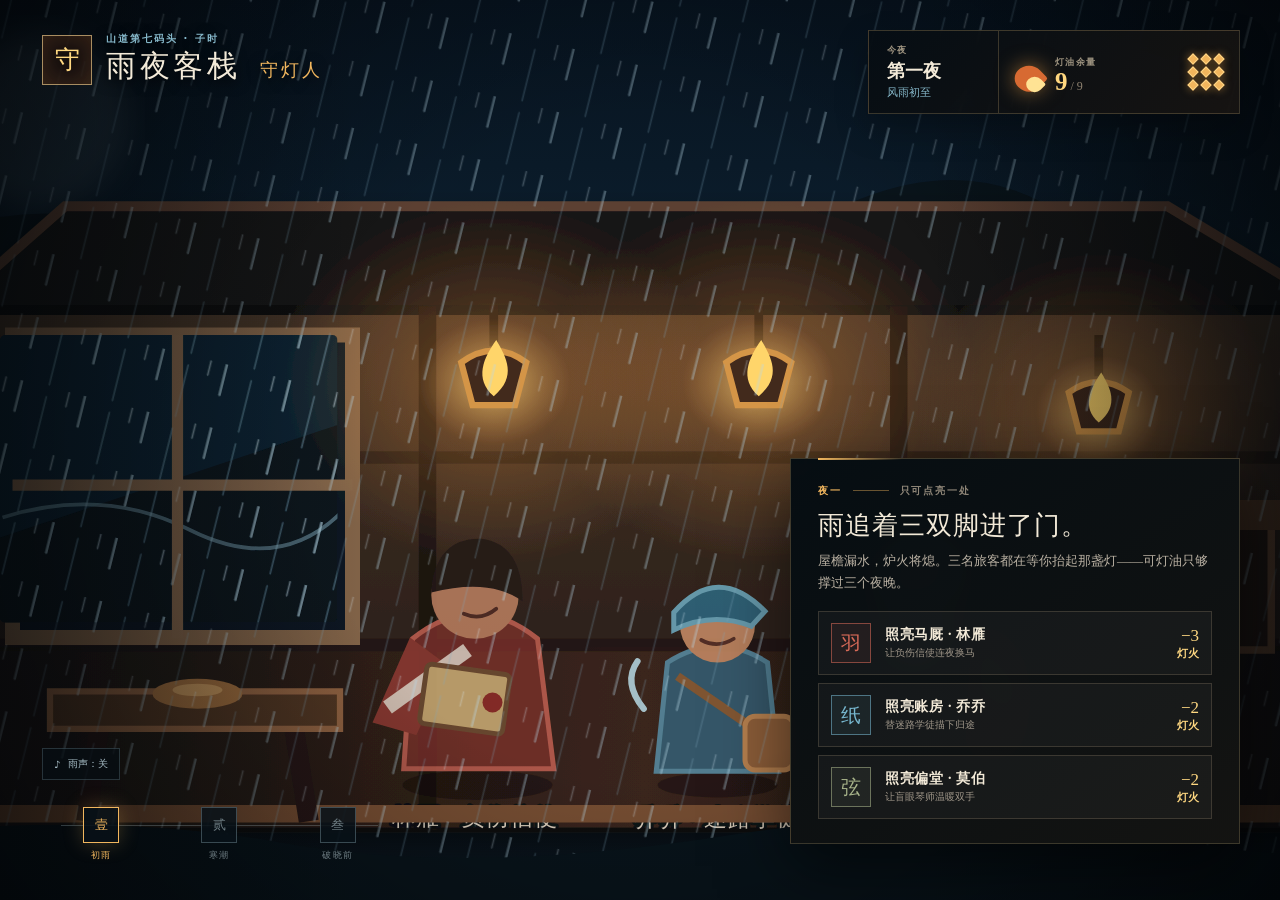
<file: docs/runtime-evidence-patch/runs/2026-07-28-t1/arm-a/artifact/index.html>
<!doctype html>
<html lang="zh-CN">
  <head>
    <meta charset="UTF-8" />
    <meta name="viewport" content="width=device-width, initial-scale=1.0" />
    <meta
      name="description"
      content="雨夜客栈：守灯人——在三个雨夜里分配仅有的灯火，为旅客选择一条回到黎明的路。"
    />
    <title>雨夜客栈：守灯人</title>
    <link rel="stylesheet" href="./styles.css" />
  </head>
  <body>
    <main id="game" aria-label="雨夜客栈：守灯人">
      <section class="world" aria-label="雨夜客栈场景">
        <svg
          class="scene"
          viewBox="0 0 1280 720"
          role="img"
          aria-labelledby="scene-title scene-desc"
          preserveAspectRatio="xMidYMid slice"
        >
          <title id="scene-title">暴雨中的山间客栈</title>
          <desc id="scene-desc">
            冷蓝色暴雨包围着一座木造客栈，屋内三盏暖灯照着红披风信使、蓝帽小旅客和背琴老人。
          </desc>
          <defs>
            <linearGradient id="sky" x1="0" y1="0" x2="0" y2="1">
              <stop offset="0" stop-color="#07131f" />
              <stop offset="0.55" stop-color="#10283a" />
              <stop offset="1" stop-color="#071017" />
            </linearGradient>
            <linearGradient id="floor" x1="0" y1="0" x2="1" y2="0">
              <stop offset="0" stop-color="#1b1715" />
              <stop offset="0.5" stop-color="#3a251b" />
              <stop offset="1" stop-color="#191513" />
            </linearGradient>
            <linearGradient id="wall" x1="0" y1="0" x2="0" y2="1">
              <stop offset="0" stop-color="#433125" />
              <stop offset="1" stop-color="#211915" />
            </linearGradient>
            <radialGradient id="warm-glow">
              <stop offset="0" stop-color="#ffd67a" stop-opacity="0.78" />
              <stop offset="0.35" stop-color="#f49b45" stop-opacity="0.24" />
              <stop offset="1" stop-color="#f49b45" stop-opacity="0" />
            </radialGradient>
            <linearGradient id="wet-road" x1="0" y1="0" x2="0" y2="1">
              <stop offset="0" stop-color="#1a3443" />
              <stop offset="1" stop-color="#081018" />
            </linearGradient>
            <filter id="blur12">
              <feGaussianBlur stdDeviation="12" />
            </filter>
            <filter id="blur28">
              <feGaussianBlur stdDeviation="28" />
            </filter>
            <filter id="shadow">
              <feDropShadow dx="0" dy="10" stdDeviation="10" flood-color="#000" flood-opacity="0.45" />
            </filter>
            <pattern id="rain" width="52" height="52" patternUnits="userSpaceOnUse" patternTransform="rotate(14)">
              <line x1="7" y1="-8" x2="7" y2="25" stroke="#b8d7e6" stroke-width="2" stroke-linecap="round" opacity="0.48" />
              <line x1="29" y1="8" x2="29" y2="50" stroke="#7ea8bc" stroke-width="1.4" stroke-linecap="round" opacity="0.32" />
              <line x1="46" y1="-18" x2="46" y2="12" stroke="#d9eef8" stroke-width="1.3" stroke-linecap="round" opacity="0.34" />
            </pattern>
            <clipPath id="window-clip">
              <rect x="128" y="268" width="270" height="230" rx="4" />
            </clipPath>
          </defs>

          <rect width="1280" height="720" fill="url(#sky)" />
          <circle cx="160" cy="96" r="70" fill="#b6d0dc" opacity="0.13" filter="url(#blur12)" />
          <path d="M0 232 Q170 104 344 244 T706 228 T1018 206 T1280 190 V720 H0Z" fill="#09131a" opacity="0.9" />
          <path d="M0 394 Q250 322 420 406 T804 364 T1280 350 V720 H0Z" fill="#0a171f" />
          <rect x="0" y="385" width="1280" height="335" fill="url(#wet-road)" />
          <path d="M0 570 Q320 520 635 589 T1280 550" fill="none" stroke="#6d97aa" stroke-width="5" opacity="0.17" />
          <path d="M0 627 Q320 588 658 643 T1280 610" fill="none" stroke="#9fc2d0" stroke-width="2" opacity="0.13" />

          <g class="inn" filter="url(#shadow)">
            <path d="M86 248 L180 165 H1062 L1208 253 Z" fill="#171313" stroke="#5b4130" stroke-width="8" />
            <path d="M118 248 H1170 V662 H118 Z" fill="url(#wall)" stroke="#111" stroke-width="8" />
            <path d="M118 517 H1170 V662 H118 Z" fill="url(#floor)" />
            <path d="M470 245 V664 M847 245 V664" stroke="#1a1310" stroke-width="14" opacity="0.9" />
            <path d="M120 366 H1170 M120 516 H1170" stroke="#1b1410" stroke-width="10" opacity="0.65" />
            <path d="M138 268 H410 V510 H138Z" fill="#091722" stroke="#806246" stroke-width="12" />
            <g clip-path="url(#window-clip)">
              <rect x="128" y="268" width="270" height="230" fill="#0b2230" />
              <path d="M128 430 L398 340 V510 H128Z" fill="#07131b" />
              <rect x="128" y="268" width="270" height="230" fill="url(#rain)" opacity="0.9" />
              <path d="M130 414 Q210 389 280 424 T400 411" fill="none" stroke="#9cc6d5" stroke-width="3" opacity="0.45" />
            </g>
            <path d="M270 268 V510 M138 388 H410" stroke="#81644a" stroke-width="9" />

            <g class="counter">
              <path d="M930 408 H1145 V520 H930Z" fill="#291c16" stroke="#725039" stroke-width="6" />
              <path d="M910 400 H1160 V424 H910Z" fill="#60402b" />
              <path d="M964 446 H1116" stroke="#9e6b43" stroke-width="4" opacity="0.45" />
            </g>

            <g class="ceiling-lamps">
              <g transform="translate(523 282)">
                <path d="M0 -38 V-5" stroke="#17110e" stroke-width="7" />
                <ellipse class="ambient-glow" cx="0" cy="24" rx="175" ry="146" fill="url(#warm-glow)" />
                <path d="M-26 8 Q0 -11 26 8 L17 42 H-17Z" fill="#43291d" stroke="#d49546" stroke-width="5" />
                <path class="flame-svg" d="M0 35 C-16 21 -8 4 2 -10 C10 4 19 19 0 35Z" fill="#ffd56a" />
              </g>
              <g transform="translate(735 282)">
                <path d="M0 -38 V-5" stroke="#17110e" stroke-width="7" />
                <ellipse class="ambient-glow" cx="0" cy="24" rx="175" ry="146" fill="url(#warm-glow)" />
                <path d="M-26 8 Q0 -11 26 8 L17 42 H-17Z" fill="#43291d" stroke="#d49546" stroke-width="5" />
                <path class="flame-svg" d="M0 35 C-16 21 -8 4 2 -10 C10 4 19 19 0 35Z" fill="#ffd56a" />
              </g>
              <g transform="translate(1007 306)">
                <path d="M0 -38 V-5" stroke="#17110e" stroke-width="7" />
                <ellipse class="ambient-glow" cx="0" cy="24" rx="145" ry="130" fill="url(#warm-glow)" />
                <path d="M-24 8 Q0 -9 24 8 L16 39 H-16Z" fill="#43291d" stroke="#d49546" stroke-width="5" />
                <path class="flame-svg" d="M0 32 C-14 20 -7 5 2 -8 C9 4 17 18 0 32Z" fill="#ffd56a" />
              </g>
            </g>

            <g id="traveler-courier" class="traveler" transform="translate(508 418)">
              <ellipse class="traveler-halo" cx="0" cy="70" rx="112" ry="140" fill="url(#warm-glow)" opacity="0" />
              <ellipse cx="2" cy="210" rx="60" ry="12" fill="#000" opacity="0.35" />
              <path d="M-50 93 Q0 53 50 93 L63 197 H-57Z" fill="#742f2a" stroke="#bd5e4f" stroke-width="4" />
              <path d="M-52 92 L-82 160 L-47 170 L-21 115" fill="#8c3a31" />
              <circle cx="0" cy="58" r="35" fill="#b87d5e" />
              <path d="M-35 56 Q-32 12 5 13 Q38 17 38 63 Q12 44 -35 56Z" fill="#251a19" />
              <path d="M-9 73 Q5 79 17 69" fill="none" stroke="#4f2a25" stroke-width="3" stroke-linecap="round" />
              <path d="M-70 148 L-6 102" stroke="#ece5d7" stroke-width="12" opacity="0.85" />
              <rect x="-22" y="117" width="67" height="48" rx="4" fill="#c9aa72" stroke="#6e4b31" stroke-width="4" transform="rotate(8)" />
              <circle cx="14" cy="144" r="8" fill="#8d2c28" />
              <text class="nameplate" x="0" y="242" text-anchor="middle">林雁 · 负伤信使</text>
            </g>

            <g id="traveler-child" class="traveler" transform="translate(702 447)">
              <ellipse class="traveler-halo" cx="0" cy="54" rx="105" ry="130" fill="url(#warm-glow)" opacity="0" />
              <ellipse cx="0" cy="181" rx="48" ry="10" fill="#000" opacity="0.35" />
              <path d="M-40 83 Q0 57 40 83 L49 170 H-49Z" fill="#345f72" stroke="#568aa1" stroke-width="4" />
              <circle cx="0" cy="53" r="30" fill="#c68a64" />
              <path d="M-35 43 Q0 3 38 42 L27 54 Q-4 42 -35 57Z" fill="#2e667e" stroke="#6da8bd" stroke-width="4" />
              <path d="M-13 65 Q0 72 13 64" fill="none" stroke="#593229" stroke-width="3" stroke-linecap="round" />
              <path d="M-32 94 L38 142" stroke="#8a5b35" stroke-width="7" />
              <rect x="22" y="126" width="39" height="43" rx="8" fill="#96643d" stroke="#c58b55" stroke-width="4" />
              <path d="M-59 120 Q-76 99 -64 82" fill="none" stroke="#b3d4de" stroke-width="5" stroke-linecap="round" />
              <text class="nameplate" x="0" y="214" text-anchor="middle">乔乔 · 迷路学徒</text>
            </g>

            <g id="traveler-storyteller" class="traveler" transform="translate(866 414)">
              <ellipse class="traveler-halo" cx="0" cy="73" rx="120" ry="146" fill="url(#warm-glow)" opacity="0" />
              <ellipse cx="0" cy="215" rx="62" ry="12" fill="#000" opacity="0.35" />
              <path d="M-51 100 Q0 64 50 100 L58 204 H-58Z" fill="#3e5140" stroke="#72816c" stroke-width="4" />
              <circle cx="-5" cy="63" r="36" fill="#a06e55" />
              <path d="M-40 58 Q-30 12 4 15 Q33 19 35 59 Q4 43 -40 58Z" fill="#d7cbc0" />
              <path d="M-31 75 Q-6 112 22 76 Q8 125 -18 109Z" fill="#d7cbc0" />
              <path d="M-30 62 H20" stroke="#d9c59b" stroke-width="7" stroke-linecap="round" />
              <path d="M49 86 Q97 105 86 176 Q76 213 34 188Z" fill="#8d5b32" stroke="#d0a35f" stroke-width="5" />
              <path d="M42 96 L89 196" stroke="#d0a35f" stroke-width="5" />
              <circle cx="71" cy="138" r="19" fill="#c49352" opacity="0.7" />
              <text class="nameplate" x="0" y="246" text-anchor="middle">莫伯 · 盲眼琴师</text>
            </g>

            <g class="foreground">
              <path d="M120 651 H1173" stroke="#744d32" stroke-width="14" />
              <path d="M210 562 L197 657 M360 562 L375 657 M1034 520 L1045 657" stroke="#251813" stroke-width="16" />
              <path d="M168 553 H400 V583 H168Z" fill="#503521" stroke="#8d6140" stroke-width="5" />
              <ellipse cx="286" cy="555" rx="36" ry="12" fill="#9d6c3d" />
              <ellipse cx="286" cy="552" rx="20" ry="5" fill="#d5a66a" opacity="0.65" />
            </g>
          </g>

          <rect class="rain-layer" width="1280" height="720" fill="url(#rain)" opacity="0.72" />
          <path d="M0 671 Q205 647 352 674 T706 669 T1062 670 T1280 652 V720 H0Z" fill="#08131a" />
          <g class="reeds" fill="#101a19">
            <path d="M38 720 Q27 640 59 578 Q44 650 77 720Z" />
            <path d="M94 720 Q72 645 95 604 Q89 658 118 720Z" />
            <path d="M1218 720 Q1199 631 1228 570 Q1218 644 1256 720Z" />
          </g>
        </svg>

        <header class="brand">
          <span class="brand-mark" aria-hidden="true">守</span>
          <div>
            <p>山道第七码头 · 子时</p>
            <h1>雨夜客栈 <span>守灯人</span></h1>
          </div>
        </header>

        <section class="hud" aria-label="当前状态">
          <div class="night-readout">
            <span class="eyebrow">今夜</span>
            <strong id="night-label">第一夜</strong>
            <span id="weather-label">风雨初至</span>
          </div>
          <div class="flame-readout" aria-live="polite">
            <div class="flame-icon" aria-hidden="true">
              <span></span>
            </div>
            <div>
              <span class="eyebrow">灯油余量</span>
              <strong><span id="flame-value">9</span><small> / 9</small></strong>
            </div>
            <div class="flame-pips" id="flame-pips" aria-hidden="true"></div>
          </div>
        </section>

        <section class="choice-panel" aria-labelledby="prompt-title">
          <div class="chapter-line">
            <span id="chapter-number">夜一</span>
            <i></i>
            <span>只可点亮一处</span>
          </div>
          <h2 id="prompt-title">雨追着三双脚进了门。</h2>
          <p id="prompt-copy">
            屋檐漏水，炉火将熄。三名旅客都在等你抬起那盏灯——可灯油只够撑过三个夜晚。
          </p>
          <div class="choices" id="choices" aria-label="本夜选择"></div>
          <div class="consequence" id="consequence" hidden aria-live="assertive">
            <span class="seal" aria-hidden="true">果</span>
            <div>
              <strong id="consequence-title"></strong>
              <p id="consequence-copy"></p>
            </div>
          </div>
          <button class="continue-button" id="continue-button" type="button" hidden>
            推门迎接下一夜
            <span aria-hidden="true">→</span>
          </button>
        </section>

        <section class="journey" aria-label="三个夜晚进度">
          <ol>
            <li class="active" data-night="1"><span>壹</span><em>初雨</em></li>
            <li data-night="2"><span>贰</span><em>寒潮</em></li>
            <li data-night="3"><span>叁</span><em>破晓前</em></li>
          </ol>
        </section>

        <button class="sound-toggle" id="sound-toggle" type="button" aria-pressed="false">
          <span aria-hidden="true">♪</span>
          <span>雨声：关</span>
        </button>

        <div class="light-flash" id="light-flash" aria-hidden="true"></div>
      </section>

      <section class="ending" id="ending" hidden aria-labelledby="ending-title">
        <div class="ending-sky"></div>
        <div class="ending-card">
          <span class="ending-kicker">第三夜 · 雨止</span>
          <div class="ending-emblem" id="ending-emblem" aria-hidden="true">☀</div>
          <h2 id="ending-title"></h2>
          <p id="ending-copy"></p>
          <div class="ending-ledger">
            <div><span>余火</span><strong id="ending-flame">0</strong></div>
            <div><span>守望</span><strong id="ending-path">—</strong></div>
            <div><span>夜数</span><strong>三夜</strong></div>
          </div>
          <p class="ending-quote" id="ending-quote"></p>
          <button id="restart-button" type="button">再守一次灯</button>
        </div>
      </section>
    </main>
    <script src="./game.js"></script>
  </body>
</html>
</file>
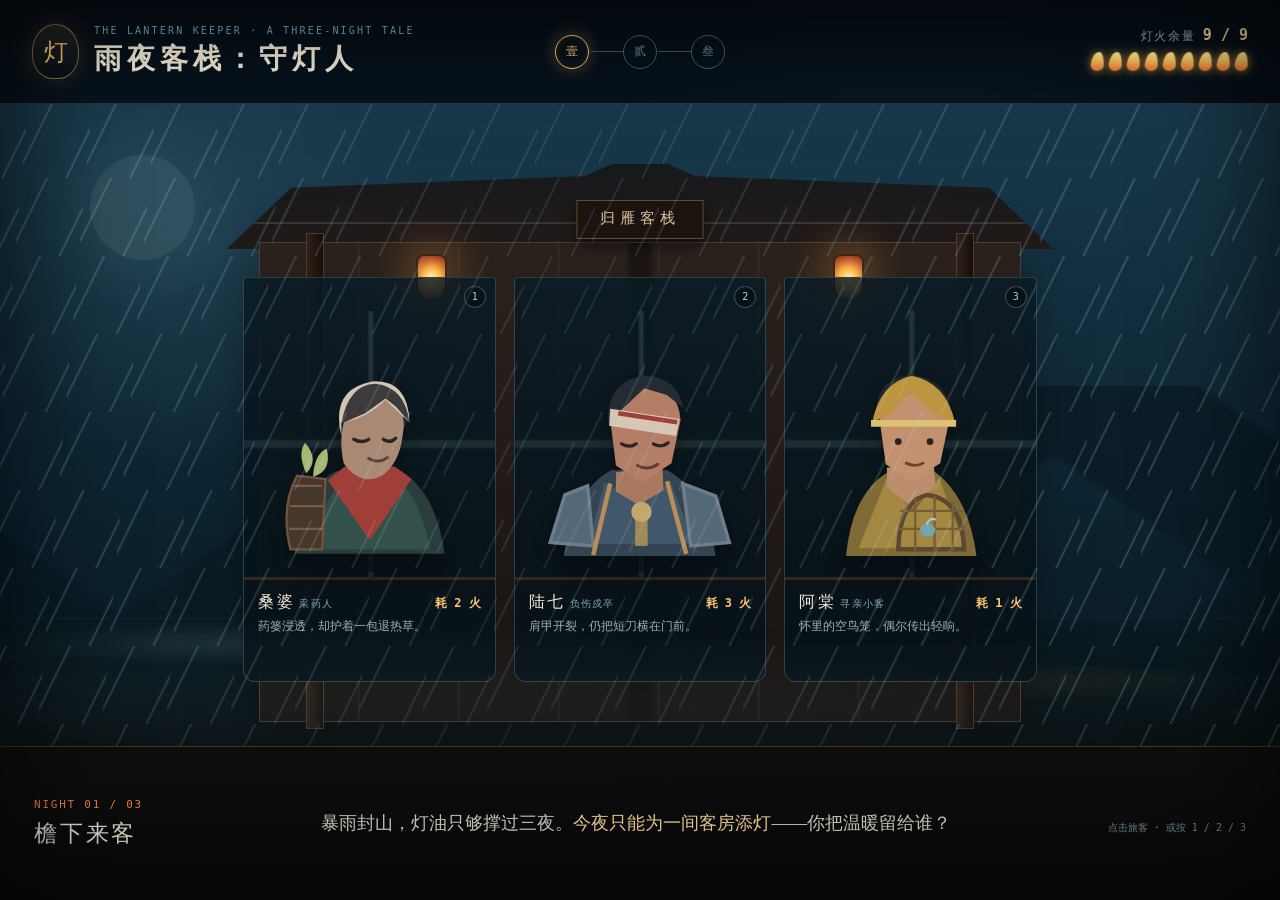
<file: docs/runtime-evidence-patch/runs/2026-07-28-t1/arm-b/artifact/index.html>
<!doctype html>
<html lang="zh-CN">
<head>
  <meta charset="utf-8" />
  <meta name="viewport" content="width=device-width, initial-scale=1" />
  <title>雨夜客栈：守灯人</title>
  <style>
    :root {
      color-scheme: dark;
      --night: #081520;
      --storm: #173447;
      --ink: #e9e2d1;
      --muted: #94aeb8;
      --warm: #ffc56e;
      --ember: #f17f3d;
      --gold: #f4d59a;
      --wood: #241b18;
      --line: rgba(241, 220, 179, .18);
      --cold: #70a9c0;
    }

    * { box-sizing: border-box; }

    html, body {
      width: 100%;
      height: 100%;
      margin: 0;
      overflow: hidden;
      background: #061019;
      color: var(--ink);
      font-family: "Songti SC", "STSong", "Noto Serif CJK SC", Georgia, serif;
    }

    button { font: inherit; }

    body {
      position: relative;
      background:
        radial-gradient(circle at 72% 18%, rgba(72, 116, 136, .18), transparent 26%),
        linear-gradient(150deg, #0c2030, #07121c 72%);
    }

    body::after {
      content: "";
      position: fixed;
      inset: 0;
      pointer-events: none;
      box-shadow: inset 0 0 130px rgba(0, 0, 0, .72);
      z-index: 20;
    }

    .game {
      min-height: 100dvh;
      display: grid;
      grid-template-rows: auto 1fr auto;
      position: relative;
      isolation: isolate;
    }

    .topbar {
      height: 104px;
      z-index: 12;
      display: grid;
      grid-template-columns: minmax(280px, 1fr) auto minmax(280px, 1fr);
      align-items: center;
      padding: 18px 32px;
      border-bottom: 1px solid var(--line);
      background: linear-gradient(180deg, rgba(5, 13, 20, .94), rgba(5, 13, 20, .62));
      backdrop-filter: blur(10px);
    }

    .brand { display: flex; align-items: center; gap: 15px; }

    .seal {
      width: 47px;
      height: 55px;
      display: grid;
      place-items: center;
      border: 1px solid rgba(255, 197, 110, .5);
      border-radius: 50% 50% 44% 44%;
      color: var(--warm);
      background: linear-gradient(180deg, rgba(255, 197, 110, .13), transparent);
      box-shadow: 0 0 28px rgba(255, 159, 67, .18);
      font-size: 24px;
    }

    h1 {
      font-size: clamp(21px, 2.2vw, 31px);
      letter-spacing: .18em;
      margin: 0;
      color: #f1e8d5;
      font-weight: 600;
    }

    .eyebrow {
      margin: 0 0 4px;
      font-family: ui-monospace, SFMono-Regular, Menlo, monospace;
      color: var(--cold);
      font-size: 10px;
      letter-spacing: .22em;
      text-transform: uppercase;
    }

    .nights {
      display: flex;
      align-items: center;
      gap: 0;
      color: #6d8791;
    }

    .night-step {
      display: grid;
      place-items: center;
      width: 34px;
      height: 34px;
      border: 1px solid #49606a;
      border-radius: 50%;
      font-family: ui-monospace, SFMono-Regular, Menlo, monospace;
      font-size: 12px;
      transition: .35s ease;
      position: relative;
    }

    .night-step + .night-step::before {
      content: "";
      position: absolute;
      right: 100%;
      width: 34px;
      height: 1px;
      background: #405660;
    }

    .night-step + .night-step { margin-left: 34px; }

    .night-step.done {
      color: #10202a;
      border-color: var(--gold);
      background: var(--gold);
      box-shadow: 0 0 18px rgba(255, 197, 110, .28);
    }

    .night-step.active {
      color: var(--warm);
      border-color: var(--warm);
      box-shadow: 0 0 18px rgba(255, 197, 110, .3), inset 0 0 10px rgba(255, 197, 110, .11);
    }

    .lamp-bank { justify-self: end; text-align: right; }
    .lamp-label { color: var(--muted); font-size: 12px; letter-spacing: .15em; }
    .flame-value { color: var(--gold); font: 600 15px/1 ui-monospace, monospace; margin-left: 7px; }

    .flames {
      display: flex;
      justify-content: flex-end;
      gap: 5px;
      height: 25px;
      margin-top: 7px;
    }

    .flame {
      width: 13px;
      height: 19px;
      background: linear-gradient(180deg, #fff2a1 2%, #ffc75e 45%, #ef7136);
      border-radius: 60% 40% 55% 45% / 70% 70% 30% 30%;
      transform: rotate(5deg);
      filter: drop-shadow(0 0 5px rgba(255, 171, 64, .75));
      transition: .4s ease;
    }

    .flame.spent {
      height: 10px;
      align-self: end;
      background: #263640;
      filter: none;
      opacity: .5;
      border-radius: 50%;
    }

    .stage {
      position: relative;
      min-height: 0;
      overflow: hidden;
      display: grid;
      place-items: center;
    }

    .sky {
      position: absolute;
      inset: 0;
      background:
        radial-gradient(circle at 16% 22%, rgba(106, 151, 165, .13), transparent 19%),
        linear-gradient(180deg, #18394b 0%, #0d2533 58%, #091720 100%);
    }

    .moon {
      position: absolute;
      top: 8%;
      left: 7%;
      width: 105px;
      aspect-ratio: 1;
      border-radius: 50%;
      background: rgba(187, 213, 213, .12);
      box-shadow: 0 0 80px rgba(170, 206, 214, .14);
    }

    .mountains {
      position: absolute;
      inset: auto 0 0;
      height: 56%;
      background:
        linear-gradient(145deg, transparent 42%, #0b1a22 43% 58%, transparent 59%) 0 0 / 42% 100%,
        linear-gradient(215deg, transparent 45%, #0a1b24 46% 65%, transparent 66%) 60% 0 / 55% 100%;
      opacity: .76;
    }

    .rain {
      position: absolute;
      inset: -25%;
      z-index: 8;
      pointer-events: none;
      opacity: .38;
      background-image: repeating-linear-gradient(112deg, transparent 0 22px, rgba(185, 225, 235, .75) 23px 24px, transparent 25px 47px);
      background-size: 64px 78px;
      animation: rainfall .78s linear infinite;
      transform: skewX(-5deg);
      mask-image: linear-gradient(90deg, #000, rgba(0,0,0,.4) 45%, #000);
    }

    @keyframes rainfall { to { background-position: -42px 78px; } }

    .ground {
      position: absolute;
      inset: auto 0 0;
      height: 20%;
      background:
        radial-gradient(ellipse at 20% 20%, rgba(98, 148, 157, .19), transparent 16%),
        radial-gradient(ellipse at 74% 50%, rgba(255, 165, 74, .09), transparent 23%),
        linear-gradient(180deg, #0a1b22, #050d11);
      border-top: 1px solid rgba(128, 172, 180, .13);
    }

    .inn {
      position: absolute;
      width: min(1120px, 89vw);
      height: min(600px, calc(100% - 34px));
      bottom: 0;
      left: 50%;
      transform: translateX(-50%);
      z-index: 3;
    }

    .roof {
      position: absolute;
      width: 82%;
      height: 85px;
      left: 9%;
      top: 3%;
      background: linear-gradient(180deg, #15191c, #201a19 80%);
      clip-path: polygon(5% 100%, 12% 28%, 44% 14%, 47% 0, 53% 0, 56% 14%, 88% 28%, 95% 100%);
      box-shadow: 0 11px 0 rgba(6, 10, 12, .72);
    }

    .roof::after {
      content: "";
      position: absolute;
      inset: 68% 3% 0;
      border-top: 2px solid rgba(91, 109, 108, .35);
    }

    .house {
      position: absolute;
      left: 16%;
      right: 16%;
      top: 16%;
      bottom: 4%;
      border: 1px solid #4d3d32;
      background:
        linear-gradient(90deg, transparent 0 48%, rgba(10, 8, 8, .5) 49% 51%, transparent 52%),
        repeating-linear-gradient(90deg, transparent 0 97px, rgba(87, 58, 42, .2) 98px 100px),
        linear-gradient(180deg, #2a211c, #181311);
      box-shadow: 0 28px 50px rgba(0, 0, 0, .5);
    }

    .house::before, .house::after {
      content: "";
      position: absolute;
      top: -10px;
      bottom: -8px;
      width: 16px;
      background: linear-gradient(90deg, #302117, #140e0b);
      border: 1px solid #503a2b;
    }
    .house::before { left: 6%; }
    .house::after { right: 6%; }

    .sign {
      position: absolute;
      top: 9%;
      left: 50%;
      transform: translateX(-50%);
      z-index: 4;
      padding: 8px 22px 10px;
      color: #dec49a;
      background: #1b130f;
      border: 1px solid #6a4a2d;
      box-shadow: 0 7px 14px rgba(0,0,0,.45);
      letter-spacing: .35em;
      font-size: 15px;
    }

    .lantern {
      position: absolute;
      top: 18%;
      width: 31px;
      height: 47px;
      border: 2px solid #3a281c;
      background: radial-gradient(circle, #fff5ac 0, #ffba4d 34%, #a63e22 86%);
      border-radius: 8px 8px 15px 15px;
      box-shadow: 0 0 34px 14px rgba(255, 159, 67, .22);
      z-index: 5;
      animation: breathe 2.6s ease-in-out infinite alternate;
    }
    .lantern.left { left: 30%; }
    .lantern.right { right: 30%; animation-delay: -1.2s; }

    @keyframes breathe { to { box-shadow: 0 0 44px 18px rgba(255, 159, 67, .34); } }

    .rooms {
      position: absolute;
      left: 19%;
      right: 19%;
      top: 27%;
      bottom: 10%;
      z-index: 5;
      display: grid;
      grid-template-columns: repeat(3, 1fr);
      gap: 18px;
    }

    .traveler {
      position: relative;
      min-width: 0;
      background: linear-gradient(180deg, rgba(9, 27, 37, .84), rgba(7, 17, 23, .96));
      border: 1px solid rgba(128, 175, 188, .28);
      color: var(--ink);
      cursor: pointer;
      padding: 0;
      border-radius: 3px 3px 12px 12px;
      overflow: hidden;
      transition: transform .22s ease, border-color .22s ease, box-shadow .3s ease;
      text-align: left;
    }

    .traveler:hover:not(:disabled), .traveler:focus-visible {
      transform: translateY(-5px);
      border-color: var(--warm);
      box-shadow: 0 0 0 1px rgba(255, 197, 110, .2), 0 18px 32px rgba(0, 0, 0, .35);
      outline: none;
    }

    .traveler:disabled { cursor: default; }

    .traveler.lit {
      background: linear-gradient(180deg, rgba(82, 53, 27, .82), rgba(30, 20, 16, .96));
      border-color: rgba(255, 197, 110, .68);
      box-shadow: inset 0 0 48px rgba(255, 166, 75, .12), 0 0 40px rgba(255, 147, 59, .13);
    }

    .window {
      position: relative;
      height: 67%;
      display: grid;
      place-items: end center;
      border-bottom: 3px solid #33271f;
      background:
        linear-gradient(90deg, transparent 49%, rgba(75, 98, 101, .35) 50% 51%, transparent 52%),
        linear-gradient(180deg, transparent 48%, rgba(75, 98, 101, .27) 49% 51%, transparent 52%);
    }

    .lit .window {
      background:
        linear-gradient(90deg, transparent 49%, rgba(72, 47, 24, .4) 50% 51%, transparent 52%),
        linear-gradient(180deg, transparent 48%, rgba(72, 47, 24, .35) 49% 51%, transparent 52%),
        radial-gradient(circle at 50% 75%, rgba(255, 204, 106, .54), rgba(120, 68, 28, .18) 44%, transparent 73%);
    }

    .portrait {
      height: 95%;
      width: 86%;
      filter: drop-shadow(0 8px 8px rgba(0,0,0,.32));
      transition: filter .3s ease, transform .3s ease;
    }

    .lit .portrait {
      filter: drop-shadow(0 8px 10px rgba(0,0,0,.36)) sepia(.18) brightness(1.16);
      transform: translateY(-2px);
    }

    .traveler-info { padding: 12px 14px 13px; }

    .name-row {
      display: flex;
      justify-content: space-between;
      gap: 8px;
      align-items: baseline;
      margin-bottom: 5px;
    }

    .name { color: #f1e8d7; letter-spacing: .16em; font-size: 16px; }
    .role { font-size: 10px; color: #84a9b5; letter-spacing: .12em; }
    .cost { color: var(--warm); font: 600 12px/1 ui-monospace, monospace; white-space: nowrap; }
    .traveler p { margin: 0; color: #9bb0b5; font-size: 12px; line-height: 1.45; }

    .choice-key {
      position: absolute;
      right: 9px;
      top: 8px;
      width: 22px;
      height: 22px;
      display: grid;
      place-items: center;
      border: 1px solid rgba(209, 230, 230, .25);
      border-radius: 50%;
      background: rgba(4, 13, 18, .58);
      color: #b8d1d6;
      font: 10px/1 ui-monospace, monospace;
      z-index: 3;
    }

    .mist {
      position: absolute;
      z-index: 7;
      pointer-events: none;
      inset: auto -10% -4% -10%;
      height: 30%;
      background:
        radial-gradient(ellipse at 22% 80%, rgba(113, 156, 164, .12), transparent 55%),
        radial-gradient(ellipse at 72% 100%, rgba(128, 164, 170, .11), transparent 52%);
      filter: blur(9px);
      animation: drift 8s ease-in-out infinite alternate;
    }
    @keyframes drift { to { transform: translateX(5%); } }

    .storybar {
      min-height: 154px;
      z-index: 14;
      position: relative;
      display: grid;
      grid-template-columns: minmax(220px, .62fr) minmax(380px, 1.5fr) minmax(220px, .62fr);
      gap: 24px;
      align-items: center;
      padding: 18px 34px;
      background:
        linear-gradient(180deg, rgba(17, 13, 12, .97), rgba(7, 10, 12, .99)),
        repeating-linear-gradient(90deg, transparent 0 110px, rgba(255,255,255,.02) 111px);
      border-top: 1px solid rgba(244, 213, 154, .22);
      box-shadow: 0 -24px 60px rgba(0,0,0,.35);
    }

    .chapter { align-self: center; }
    .chapter-index { color: var(--ember); font: 11px/1 ui-monospace, monospace; letter-spacing: .16em; }
    .chapter h2 { margin: 8px 0 0; font-size: 23px; font-weight: 500; letter-spacing: .12em; }

    .prompt {
      margin: 0;
      max-width: 710px;
      font-size: clamp(14px, 1.4vw, 18px);
      line-height: 1.8;
      color: #d5cfc2;
    }

    .prompt strong { color: var(--gold); font-weight: 500; }

    .continue-wrap { justify-self: end; text-align: right; }

    .continue-btn, .restart-btn {
      min-width: 150px;
      min-height: 46px;
      border: 1px solid rgba(255, 197, 110, .66);
      border-radius: 2px;
      color: #1a120b;
      background: linear-gradient(180deg, #f7d79c, #d99d55);
      padding: 10px 18px;
      cursor: pointer;
      letter-spacing: .12em;
      box-shadow: 0 8px 24px rgba(0,0,0,.3);
    }

    .continue-btn:hover, .restart-btn:hover { filter: brightness(1.08); }
    .hint { color: #71888f; font: 10px/1.5 ui-monospace, monospace; margin-top: 8px; }
    .hidden { display: none !important; }

    .ending {
      position: fixed;
      inset: 0;
      z-index: 30;
      display: grid;
      place-items: center;
      background: rgba(3, 9, 13, .77);
      backdrop-filter: blur(10px);
      padding: 24px;
    }

    .ending-card {
      width: min(690px, 92vw);
      border: 1px solid rgba(255, 197, 110, .52);
      background:
        radial-gradient(circle at 50% 0, rgba(255, 190, 93, .13), transparent 36%),
        linear-gradient(180deg, #182028, #0b1117);
      box-shadow: 0 28px 100px rgba(0,0,0,.68), inset 0 0 70px rgba(255, 176, 72, .05);
      padding: 40px 46px 34px;
      text-align: center;
      position: relative;
    }

    .ending-card::before {
      content: "终 · 局";
      position: absolute;
      top: -14px;
      left: 50%;
      transform: translateX(-50%);
      padding: 7px 19px;
      background: #101820;
      border: 1px solid rgba(255, 197, 110, .52);
      color: var(--warm);
      font: 10px/1 ui-monospace, monospace;
      letter-spacing: .3em;
    }

    .ending-flame {
      margin: 2px auto 22px;
      width: 38px;
      height: 50px;
      border-radius: 60% 40% 58% 42% / 75% 72% 28% 25%;
      background: radial-gradient(circle at 55% 60%, #fff7b5, #f6b550 48%, #b83b27 80%);
      filter: drop-shadow(0 0 22px rgba(255, 176, 72, .65));
    }

    .ending h2 { margin: 0; color: #f4e6c8; font-size: clamp(30px, 4vw, 45px); font-weight: 500; letter-spacing: .18em; }
    .ending-copy { color: #bdc8c7; font-size: 16px; line-height: 1.9; margin: 18px auto 25px; max-width: 560px; }

    .ending-ledger {
      display: flex;
      justify-content: center;
      gap: 10px;
      margin: 0 0 26px;
      flex-wrap: wrap;
    }

    .ending-ledger span {
      border: 1px solid rgba(139, 177, 183, .24);
      padding: 7px 12px;
      color: #96b1b6;
      font: 11px/1 ui-monospace, monospace;
      background: rgba(4, 10, 14, .35);
    }

    .flash {
      position: fixed;
      inset: 0;
      pointer-events: none;
      z-index: 25;
      background: rgba(203, 231, 236, .36);
      animation: flash .5s ease-out forwards;
    }
    @keyframes flash { to { opacity: 0; } }

    @media (max-width: 760px) {
      .topbar { height: 86px; padding: 12px 16px; grid-template-columns: 1fr auto; }
      .brand .seal, .eyebrow, .nights { display: none; }
      h1 { font-size: 20px; }
      .inn { width: 110vw; height: calc(100% - 10px); }
      .rooms { left: 10%; right: 10%; gap: 7px; }
      .traveler-info { padding: 8px; }
      .name { font-size: 13px; }
      .role, .traveler p { display: none; }
      .cost { font-size: 10px; }
      .storybar { min-height: 164px; grid-template-columns: 1fr auto; padding: 14px 16px; gap: 10px; }
      .chapter { display: none; }
      .prompt { font-size: 13px; line-height: 1.55; }
      .continue-btn { min-width: 110px; padding: 8px 10px; font-size: 12px; }
      .hint { display: none; }
      .ending-card { padding: 36px 22px 28px; }
    }

    @media (prefers-reduced-motion: reduce) {
      *, *::before, *::after { animation-duration: .001ms !important; animation-iteration-count: 1 !important; }
    }
  </style>
</head>
<body data-night="1" data-flame="9" data-ending="">
  <main class="game" aria-live="polite">
    <header class="topbar">
      <div class="brand">
        <div class="seal" aria-hidden="true">灯</div>
        <div>
          <p class="eyebrow">The Lantern Keeper · A three-night tale</p>
          <h1>雨夜客栈：守灯人</h1>
        </div>
      </div>
      <nav class="nights" aria-label="夜晚进度">
        <span class="night-step active" data-step="1">壹</span>
        <span class="night-step" data-step="2">贰</span>
        <span class="night-step" data-step="3">叁</span>
      </nav>
      <div class="lamp-bank" aria-label="剩余灯火">
        <span class="lamp-label">灯火余量</span><span class="flame-value" id="flame-value">9 / 9</span>
        <div class="flames" id="flames" aria-hidden="true"></div>
      </div>
    </header>

    <section class="stage" aria-label="暴雨中的归雁客栈，三名旅客在窗前等待灯火">
      <div class="sky"></div>
      <div class="moon"></div>
      <div class="mountains"></div>
      <div class="ground"></div>
      <div class="inn" aria-hidden="true">
        <div class="roof"></div>
        <div class="house"></div>
        <div class="sign">归雁客栈</div>
        <div class="lantern left"></div>
        <div class="lantern right"></div>
      </div>

      <div class="rooms" id="traveler-list">
        <button class="traveler" data-id="healer" data-index="0" aria-label="把灯火分给采药人桑婆">
          <span class="choice-key">1</span>
          <div class="window">
            <svg class="portrait" viewBox="0 0 190 210" role="img" aria-label="戴红围巾、背药篓的年长采药人桑婆">
              <ellipse cx="95" cy="202" rx="66" ry="10" fill="#061015" opacity=".65"/>
              <path d="M29 196q8-61 37-73h57q31 20 38 73z" fill="#293e3c"/>
              <path d="M42 192q12-43 28-59l25 50 26-51q20 18 27 60z" fill="#34504b"/>
              <path d="M58 131l37 53 37-54-15-11H73z" fill="#9f3f37"/>
              <path d="M72 116q-5-23 2-42 8-22 28-19 28 5 22 37-3 24-18 35-19 10-34-11z" fill="#a98874"/>
              <path d="M70 92q-10-41 27-48 32-2 33 36-13-12-21-20-17 17-39 20z" fill="#d0c4b5"/>
              <path d="M70 81q6-34 30-35 26 3 30 34l-12-14-9-7-18 13z" fill="#3c3a3b"/>
              <path d="M81 95q7 4 13 0M107 95q6 4 11-1" stroke="#2a2525" stroke-width="3" fill="none" stroke-linecap="round"/>
              <path d="M94 112q9 5 17-1" stroke="#594036" stroke-width="2.5" fill="none" stroke-linecap="round"/>
              <path d="M31 127q-15 27-6 65h28l3-62z" fill="#47372b" stroke="#72543c" stroke-width="2"/>
              <path d="M28 136h25M25 154h29M24 174h31" stroke="#7b5c43" stroke-width="2"/>
              <g fill="#a7b671"><path d="M39 125q-8-18-1-27 13 15 1 27z"/><path d="M45 128q1-20 12-25 5 20-12 25z"/></g>
            </svg>
          </div>
          <div class="traveler-info">
            <div class="name-row"><span><span class="name">桑婆</span> <span class="role">采药人</span></span><span class="cost">耗 <b>2</b> 火</span></div>
            <p>药篓浸透，却护着一包退热草。</p>
          </div>
        </button>

        <button class="traveler" data-id="guard" data-index="1" aria-label="把灯火分给负伤戍卒陆七">
          <span class="choice-key">2</span>
          <div class="window">
            <svg class="portrait" viewBox="0 0 190 210" role="img" aria-label="肩甲破损、额缠绷带的年轻戍卒陆七">
              <ellipse cx="95" cy="202" rx="64" ry="10" fill="#061015" opacity=".65"/>
              <path d="M28 198q8-58 42-76h49q34 18 43 76z" fill="#344453"/>
              <path d="M50 187l14-54 30 20 28-21 21 55z" fill="#41586a"/>
              <path d="M49 136l-20 8-13 42 38 3zM133 134l29 11 12 41-34 3z" fill="#536878" stroke="#6e7d87" stroke-width="3"/>
              <path d="M74 124v17l20 12 22-13-1-21z" fill="#a97861"/>
              <path d="M69 78q4-29 30-31 30 1 32 31l-8 38-26 17-23-15z" fill="#b47e66"/>
              <path d="M67 80q-1-39 35-41 26 2 32 29l-15-12-20-6-19 18z" fill="#242b32"/>
              <path d="M69 68l61 9-3 15-59-9z" fill="#d5c7b4"/>
              <path d="M76 72l52 8" stroke="#9f3f37" stroke-width="4"/>
              <path d="M79 99q7 4 13 0M107 99q7 4 13-1" stroke="#2a2525" stroke-width="3" fill="none" stroke-linecap="round"/>
              <path d="M93 118q9 5 18-1" stroke="#603a30" stroke-width="2.5" fill="none" stroke-linecap="round"/>
              <path d="M119 132l17 64M69 134l-15 63" stroke="#b98d57" stroke-width="4"/>
              <path d="M91 160h11v29H91z" fill="#a28a57"/><circle cx="96.5" cy="159" r="9" fill="#c3a76d"/>
            </svg>
          </div>
          <div class="traveler-info">
            <div class="name-row"><span><span class="name">陆七</span> <span class="role">负伤戍卒</span></span><span class="cost">耗 <b>3</b> 火</span></div>
            <p>肩甲开裂，仍把短刀横在门前。</p>
          </div>
        </button>

        <button class="traveler" data-id="child" data-index="2" aria-label="把灯火分给抱鸟笼的阿棠">
          <span class="choice-key">3</span>
          <div class="window">
            <svg class="portrait" viewBox="0 0 190 210" role="img" aria-label="穿黄蓑衣、怀抱鸟笼的小旅客阿棠">
              <ellipse cx="95" cy="202" rx="63" ry="10" fill="#061015" opacity=".65"/>
              <path d="M38 198q5-57 40-76h36q32 22 39 76z" fill="#806b37"/>
              <path d="M49 191l25-62 23 31 23-31 23 62z" fill="#a48842"/>
              <path d="M74 120v17l22 18 21-19-2-21z" fill="#bc8d6d"/>
              <path d="M67 74q8-27 31-27 29 1 31 31l-8 38-25 16-23-15z" fill="#c39170"/>
              <path d="M65 80q-5-38 31-42 34 4 36 41l-16-15-17-14-20 17z" fill="#1e282d"/>
              <path d="M61 80q7-35 35-41 30 6 38 41l-17-6-22-21-18 20z" fill="#bd943f"/>
              <path d="M60 81h75" stroke="#dbc270" stroke-width="6"/>
              <circle cx="84" cy="97" r="3" fill="#292322"/><circle cx="112" cy="97" r="3" fill="#292322"/>
              <path d="M91 116q8 4 15 0" stroke="#6c4134" stroke-width="2.5" fill="none" stroke-linecap="round"/>
              <path d="M110 144q31 4 32 48h-58q1-43 26-48z" fill="none" stroke="#5b4931" stroke-width="4"/>
              <path d="M86 158h55M84 174h58M99 146v47M116 145v48M132 151v42" stroke="#765d35" stroke-width="2"/>
              <path d="M103 174q6-10 14 0-1 7-7 7-6 0-7-7z" fill="#73a6ad"/>
              <path d="M109 170q3-7 8-4" stroke="#aacacb" stroke-width="2" fill="none"/>
            </svg>
          </div>
          <div class="traveler-info">
            <div class="name-row"><span><span class="name">阿棠</span> <span class="role">寻亲小客</span></span><span class="cost">耗 <b>1</b> 火</span></div>
            <p>怀里的空鸟笼，偶尔传出轻响。</p>
          </div>
        </button>
      </div>

      <div class="rain"></div>
      <div class="mist"></div>
    </section>

    <footer class="storybar">
      <div class="chapter">
        <div class="chapter-index" id="chapter-index">NIGHT 01 / 03</div>
        <h2 id="chapter-title">檐下来客</h2>
      </div>
      <p class="prompt" id="prompt">暴雨封山，灯油只够撑过三夜。<strong>今夜只能为一间客房添灯</strong>——你把温暖留给谁？</p>
      <div class="continue-wrap">
        <button class="continue-btn hidden" id="continue-btn">迎接下一夜</button>
        <div class="hint" id="hint">点击旅客 · 或按 1 / 2 / 3</div>
      </div>
    </footer>
  </main>

  <section class="ending hidden" id="ending" role="dialog" aria-modal="true" aria-labelledby="ending-title">
    <div class="ending-card">
      <div class="ending-flame" aria-hidden="true"></div>
      <p class="eyebrow">DAWN ARRIVES · YOUR CHOICES REMAIN</p>
      <h2 id="ending-title">众灯成家</h2>
      <p class="ending-copy" id="ending-copy"></p>
      <div class="ending-ledger" id="ending-ledger"></div>
      <button class="restart-btn" id="restart-btn">再守三夜</button>
    </div>
  </section>

  <script>
    (() => {
      "use strict";

      const travelers = {
        healer: {
          name: "桑婆",
          costs: [2, 3, 2],
          consequences: [
            "桑婆烘干退热草，替发烧的店小二熬下一碗药。",
            "药香漫过长廊。她认出雨水里混着山洪将至的泥腥。",
            "桑婆点亮药炉，把余下的草种分给了客栈。"
          ]
        },
        guard: {
          name: "陆七",
          costs: [3, 2, 3],
          consequences: [
            "陆七借光缝好肩甲，当夜替你顶住被风撞开的门。",
            "他在灯下摊开旧地图，圈出一条避开山洪的小路。",
            "陆七守到天明，刀未出鞘，却让劫道者绕过了客栈。"
          ]
        },
        child: {
          name: "阿棠",
          costs: [1, 2, 1],
          consequences: [
            "阿棠靠近灯芯，笼中那只冻僵的青鸟终于动了动。",
            "青鸟在暖光里啼叫，竟引来檐下另一只衔信的鸟。",
            "阿棠拆开鸟脚上的信：失散的家人正在山那头等她。"
          ]
        }
      };

      const chapters = [
        { index: "NIGHT 01 / 03", title: "檐下来客", prompt: "暴雨封山，灯油只够撑过三夜。<strong>今夜只能为一间客房添灯</strong>——你把温暖留给谁？" },
        { index: "NIGHT 02 / 03", title: "水漫石阶", prompt: "河声近了，风也更冷。昨夜的选择已改变客栈，<strong>今夜仍只能点亮一扇窗</strong>。" },
        { index: "NIGHT 03 / 03", title: "黎明之前", prompt: "灯油见底，天边仍黑。最后一夜，<strong>你的这一盏灯会决定所有人的去路</strong>。" }
      ];

      const initialState = () => ({
        night: 1,
        flame: 9,
        allocations: { healer: 0, guard: 0, child: 0 },
        choices: [],
        awaitingContinue: false,
        ending: ""
      });

      let state = initialState();
      const body = document.body;
      const travelerButtons = [...document.querySelectorAll(".traveler")];
      const flamesEl = document.getElementById("flames");
      const flameValue = document.getElementById("flame-value");
      const prompt = document.getElementById("prompt");
      const chapterIndex = document.getElementById("chapter-index");
      const chapterTitle = document.getElementById("chapter-title");
      const continueBtn = document.getElementById("continue-btn");
      const hint = document.getElementById("hint");
      const ending = document.getElementById("ending");

      function playChime(id) {
        try {
          const AudioCtx = window.AudioContext || window.webkitAudioContext;
          if (!AudioCtx) return;
          const ctx = new AudioCtx();
          const osc = ctx.createOscillator();
          const gain = ctx.createGain();
          const base = id === "child" ? 420 : id === "healer" ? 310 : 240;
          osc.type = "sine";
          osc.frequency.setValueAtTime(base, ctx.currentTime);
          osc.frequency.exponentialRampToValueAtTime(base * 1.45, ctx.currentTime + .28);
          gain.gain.setValueAtTime(.0001, ctx.currentTime);
          gain.gain.exponentialRampToValueAtTime(.055, ctx.currentTime + .03);
          gain.gain.exponentialRampToValueAtTime(.0001, ctx.currentTime + .42);
          osc.connect(gain).connect(ctx.destination);
          osc.start();
          osc.stop(ctx.currentTime + .45);
          setTimeout(() => ctx.close(), 700);
        } catch (_) {}
      }

      function renderFlames() {
        flamesEl.innerHTML = "";
        for (let i = 0; i < 9; i++) {
          const flame = document.createElement("span");
          flame.className = "flame" + (i >= state.flame ? " spent" : "");
          flamesEl.appendChild(flame);
        }
        flameValue.textContent = `${state.flame} / 9`;
      }

      function render() {
        body.dataset.night = String(state.night);
        body.dataset.flame = String(state.flame);
        body.dataset.ending = state.ending;
        renderFlames();

        document.querySelectorAll(".night-step").forEach((step) => {
          const n = Number(step.dataset.step);
          step.classList.toggle("done", n < state.night || Boolean(state.ending));
          step.classList.toggle("active", n === state.night && !state.ending);
        });

        const chapter = chapters[Math.min(state.night - 1, 2)];
        chapterIndex.textContent = chapter.index;
        chapterTitle.textContent = chapter.title;

        travelerButtons.forEach((button) => {
          const id = button.dataset.id;
          const cost = travelers[id].costs[Math.min(state.night - 1, 2)];
          button.querySelector(".cost b").textContent = cost;
          button.disabled = state.awaitingContinue || Boolean(state.ending) || cost > state.flame;
          button.classList.toggle("lit", state.choices.at(-1)?.id === id && state.awaitingContinue);
          button.setAttribute("aria-label", `把 ${cost} 格灯火分给${travelers[id].name}`);
        });

        if (!state.awaitingContinue && !state.ending) {
          prompt.innerHTML = chapter.prompt;
          continueBtn.classList.add("hidden");
          hint.textContent = "点击旅客 · 或按 1 / 2 / 3";
        }

        window.__RAIN_INN_STATE__ = JSON.parse(JSON.stringify(state));
      }

      function makeChoice(id) {
        if (state.awaitingContinue || state.ending) return;
        const traveler = travelers[id];
        const nightIndex = state.night - 1;
        const cost = traveler.costs[nightIndex];
        if (cost > state.flame) return;

        state.flame -= cost;
        state.allocations[id] += 1;
        state.choices.push({ night: state.night, id, name: traveler.name, cost, flameAfter: state.flame });
        state.awaitingContinue = true;
        playChime(id);

        prompt.innerHTML = `<strong>${traveler.name}的窗亮了。</strong>${traveler.consequences[nightIndex]} 灯火 ${state.flame + cost} → ${state.flame}。`;
        hint.textContent = `本夜选择已落定 · ${traveler.name} +1`;

        if (state.night === 3) {
          continueBtn.classList.add("hidden");
          travelerButtons.forEach((button) => button.disabled = true);
          setTimeout(showEnding, 480);
        } else {
          continueBtn.textContent = `迎接第${state.night + 1}夜`;
          continueBtn.classList.remove("hidden");
        }
        render();
      }

      function nextNight() {
        if (!state.awaitingContinue || state.night >= 3) return;
        state.night += 1;
        state.awaitingContinue = false;
        render();
      }

      function resolveEnding() {
        const counts = state.allocations;
        const distinct = Object.values(counts).filter(Boolean).length;

        if (distinct === 3) {
          return {
            id: "shared-dawn",
            title: "众灯成家",
            copy: "三扇窗先后亮过。桑婆辨水势，陆七引众人走旧道，阿棠的青鸟飞在最前。黎明时，回望雨幕，归雁客栈没有谁被留在黑里。"
          };
        }
        if (counts.healer >= 2) {
          return {
            id: "herbal-hearth",
            title: "百草回春",
            copy: "药炉守住了整夜的暖。洪水退后，桑婆没有离开；她在客栈门前种下药圃，从此每个淋雨的来客都能喝到一碗热汤。"
          };
        }
        if (counts.guard >= 2) {
          return {
            id: "oath-at-gate",
            title: "守门之誓",
            copy: "灯照着旧地图，也照亮陆七的决定。黎明前他护送众人穿过险道，后来又回到门前——归雁客栈从此有了第二位守灯人。"
          };
        }
        return {
          id: "bird-guides-home",
          title: "青鸟归巢",
          copy: "最轻的一盏灯，照出最远的路。青鸟带阿棠越过雨山，也把她平安抵达的信衔回客栈。每逢雨夜，檐下总有鸟鸣报平安。"
        };
      }

      function showEnding() {
        const result = resolveEnding();
        state.ending = result.id;
        body.dataset.ending = result.id;
        document.getElementById("ending-title").textContent = result.title;
        document.getElementById("ending-copy").textContent = result.copy;
        document.getElementById("ending-ledger").innerHTML = [
          `桑婆 × ${state.allocations.healer}`,
          `陆七 × ${state.allocations.guard}`,
          `阿棠 × ${state.allocations.child}`,
          `余火 ${state.flame} / 9`
        ].map((item) => `<span>${item}</span>`).join("");
        ending.classList.remove("hidden");
        render();
        document.getElementById("restart-btn").focus();
      }

      function restart() {
        state = initialState();
        ending.classList.add("hidden");
        prompt.innerHTML = chapters[0].prompt;
        travelerButtons.forEach((button) => button.classList.remove("lit"));
        render();
        travelerButtons[0].focus();
      }

      travelerButtons.forEach((button) => button.addEventListener("click", () => makeChoice(button.dataset.id)));
      continueBtn.addEventListener("click", nextNight);
      document.getElementById("restart-btn").addEventListener("click", restart);

      document.addEventListener("keydown", (event) => {
        if (state.ending && (event.key === "r" || event.key === "R")) restart();
        if (event.key === "Enter" && state.awaitingContinue && state.night < 3) nextNight();
        const index = Number(event.key) - 1;
        if (index >= 0 && index < travelerButtons.length) travelerButtons[index].click();
      });

      render();
    })();
  </script>
</body>
</html>
</file>
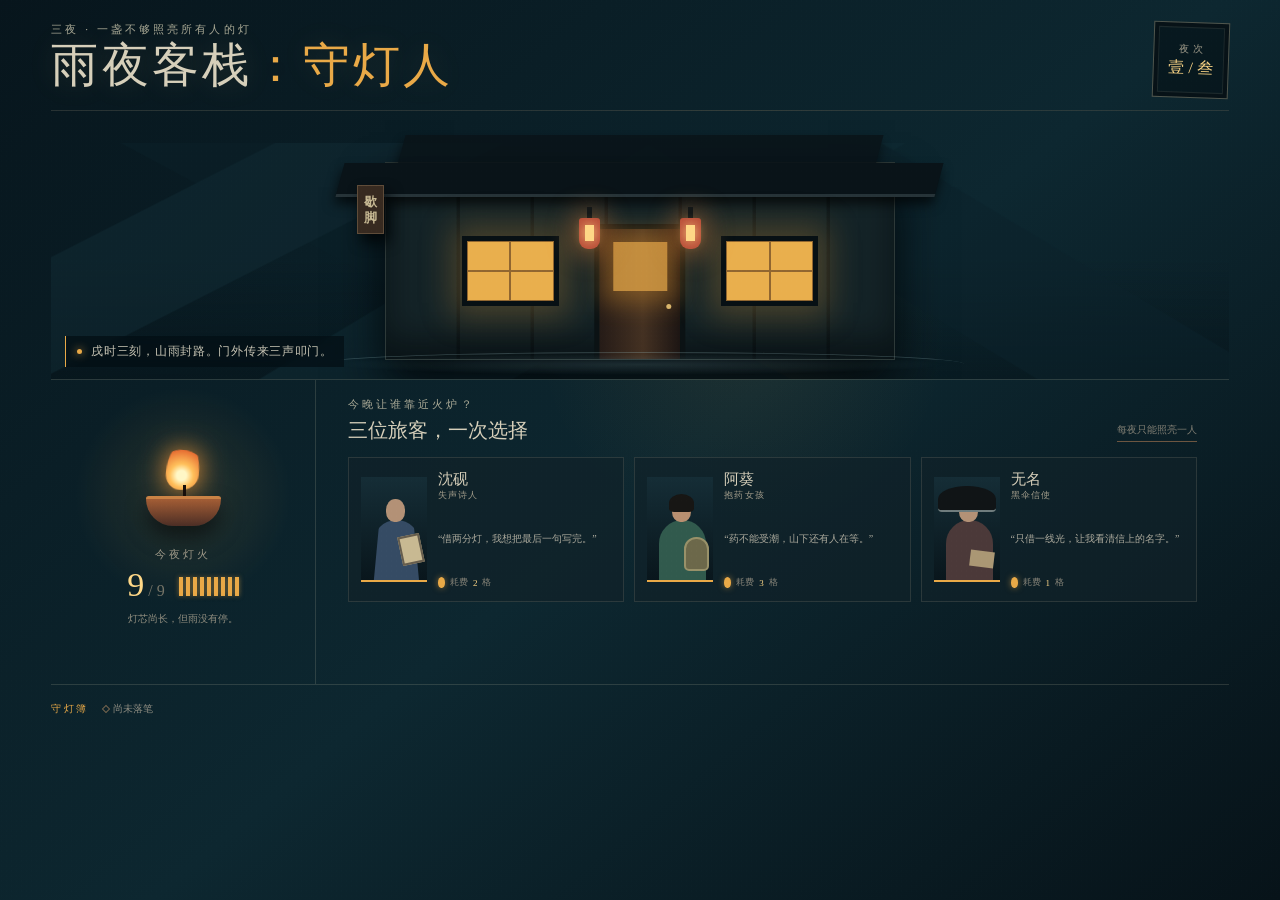
<file: docs/runtime-evidence-patch/runs/2026-07-28-t1/arm-c0/artifact/index.html>
<!doctype html>
<html lang="zh-CN">
  <head>
    <meta charset="UTF-8" />
    <meta name="viewport" content="width=device-width, initial-scale=1.0" />
    <meta name="theme-color" content="#07151c" />
    <title>雨夜客栈：守灯人</title>
    <link rel="stylesheet" href="./styles.css" />
  </head>
  <body>
    <main id="game" class="game-shell" data-phase="night">
      <div class="weather" aria-hidden="true">
        <span></span><span></span><span></span><span></span><span></span>
        <span></span><span></span><span></span><span></span><span></span>
        <span></span><span></span><span></span><span></span><span></span>
      </div>

      <header class="masthead">
        <div>
          <p class="eyebrow">三夜 · 一盏不够照亮所有人的灯</p>
          <h1>雨夜客栈<span>：守灯人</span></h1>
        </div>
        <div class="night-seal" aria-live="polite">
          <span>夜次</span>
          <strong id="night-display">壹 / 叁</strong>
        </div>
      </header>

      <section class="scene" aria-label="暴雨中的山道客栈">
        <div class="mountains" aria-hidden="true"></div>
        <div class="inn" aria-hidden="true">
          <div class="roof roof-back"></div>
          <div class="roof roof-front"></div>
          <div class="sign"><b>歇</b><b>脚</b></div>
          <div class="window window-left"><i></i><i></i><i></i><i></i></div>
          <div class="door"><span></span></div>
          <div class="window window-right"><i></i><i></i><i></i><i></i></div>
          <div class="lantern lantern-a"><i></i></div>
          <div class="lantern lantern-b"><i></i></div>
        </div>
        <div class="puddle" aria-hidden="true"></div>
        <div class="scene-caption">
          <span class="pulse-dot"></span>
          <p id="weather-line">戌时三刻，山雨封路。门外传来三声叩门。</p>
        </div>
      </section>

      <section class="play-panel">
        <div class="lamp-panel">
          <div class="lamp-visual" aria-hidden="true">
            <div class="flame"></div>
            <div class="wick"></div>
            <div class="bowl"></div>
          </div>
          <div class="lamp-copy">
            <p>今夜灯火</p>
            <div class="meter-row">
              <strong id="light-count" data-testid="light-count">9</strong>
              <span>/ 9</span>
              <div class="pips" id="light-pips" aria-hidden="true"></div>
            </div>
            <small id="light-warning">灯芯尚长，但雨没有停。</small>
          </div>
        </div>

        <div class="choice-panel">
          <div class="choice-heading">
            <div>
              <p class="eyebrow">今晚让谁靠近火炉？</p>
              <h2 id="prompt-title">三位旅客，一次选择</h2>
            </div>
            <p class="rule">每夜只能照亮一人</p>
          </div>

          <div class="travelers" id="traveler-list">
            <button class="traveler poet" data-choice="poet" data-testid="traveler-poet">
              <span class="portrait">
                <i class="head"></i><i class="body"></i><i class="prop"></i>
              </span>
              <span class="traveler-copy">
                <span class="identity"><b>沈砚</b><small>失声诗人</small></span>
                <span class="request" data-request="poet">“借两分灯，我想把最后一句写完。”</span>
                <span class="cost"><i></i>耗费 <b data-cost="poet">2</b> 格</span>
              </span>
            </button>

            <button class="traveler healer" data-choice="healer" data-testid="traveler-healer">
              <span class="portrait">
                <i class="head"></i><i class="body"></i><i class="prop"></i>
              </span>
              <span class="traveler-copy">
                <span class="identity"><b>阿葵</b><small>抱药女孩</small></span>
                <span class="request" data-request="healer">“药不能受潮，山下还有人在等。”</span>
                <span class="cost"><i></i>耗费 <b data-cost="healer">3</b> 格</span>
              </span>
            </button>

            <button class="traveler courier" data-choice="courier" data-testid="traveler-courier">
              <span class="portrait">
                <i class="umbrella"></i><i class="head"></i><i class="body"></i><i class="prop"></i>
              </span>
              <span class="traveler-copy">
                <span class="identity"><b>无名</b><small>黑伞信使</small></span>
                <span class="request" data-request="courier">“只借一线光，让我看清信上的名字。”</span>
                <span class="cost"><i></i>耗费 <b data-cost="courier">1</b> 格</span>
              </span>
            </button>
          </div>

          <div class="consequence" id="consequence" aria-live="polite" hidden>
            <span class="consequence-mark">果</span>
            <p id="consequence-text"></p>
            <button id="advance-button" class="advance-button" data-testid="advance-button">
              迎来第二夜 <span>→</span>
            </button>
          </div>
        </div>
      </section>

      <footer class="ledger">
        <p>守灯簿</p>
        <ol id="decision-ledger" data-testid="decision-ledger">
          <li class="empty">尚未落笔</li>
        </ol>
        <button id="restart-button" class="restart-button" hidden data-testid="restart-button">再守三夜</button>
      </footer>
    </main>

    <script src="./game.js"></script>
  </body>
</html>
</file>
<file: docs/runtime-evidence-patch/runs/2026-07-28-t1/arm-a/artifact/styles.css>
:root {
  --ink: #f3ead8;
  --muted: #b9b0a2;
  --paper: #d8c6a8;
  --night: #08131d;
  --panel: rgba(9, 15, 20, 0.88);
  --panel-edge: rgba(237, 199, 132, 0.22);
  --gold: #f1b65e;
  --gold-hot: #ffd881;
  --rust: #a84f3d;
  --cold: #86b8ca;
  --shadow: rgba(0, 0, 0, 0.55);
  color-scheme: dark;
  font-family: "Noto Serif SC", "Songti SC", "STSong", "SimSun", serif;
  background: var(--night);
}

* {
  box-sizing: border-box;
}

html,
body {
  width: 100%;
  min-width: 320px;
  height: 100%;
  margin: 0;
  overflow: hidden;
}

button {
  font: inherit;
}

button:focus-visible {
  outline: 2px solid var(--gold-hot);
  outline-offset: 3px;
}

[hidden] {
  display: none !important;
}

#game,
.world {
  position: relative;
  width: 100%;
  height: 100%;
  min-height: 620px;
  overflow: hidden;
  background: #07131c;
  isolation: isolate;
}

.world::after {
  position: absolute;
  inset: 0;
  z-index: 2;
  pointer-events: none;
  content: "";
  background:
    radial-gradient(circle at 50% 50%, transparent 42%, rgba(0, 0, 0, 0.54) 105%),
    linear-gradient(90deg, rgba(3, 9, 14, 0.5), transparent 28%, transparent 72%, rgba(3, 9, 14, 0.5));
}

.scene {
  position: absolute;
  inset: 0;
  width: 100%;
  height: 100%;
}

.rain-layer {
  animation: rainfall 0.52s linear infinite;
}

.flame-svg,
.flame-icon span {
  transform-origin: 50% 100%;
  animation: flicker 1.35s ease-in-out infinite alternate;
}

.ambient-glow {
  transition: opacity 650ms ease;
}

.nameplate {
  fill: #f1e5d2;
  font-size: 18px;
  letter-spacing: 1px;
  paint-order: stroke;
  stroke: #0c1012;
  stroke-width: 5px;
  stroke-linejoin: round;
}

.traveler {
  opacity: 0.88;
  transition: opacity 400ms ease, filter 400ms ease, transform 650ms cubic-bezier(0.2, 0.8, 0.2, 1);
}

.traveler.chosen {
  opacity: 1;
  filter: drop-shadow(0 0 18px rgba(255, 194, 99, 0.45));
}

.traveler.chosen .traveler-halo {
  opacity: 0.9;
}

.brand,
.hud,
.choice-panel,
.journey,
.sound-toggle {
  position: absolute;
  z-index: 4;
}

.brand {
  top: 32px;
  left: 42px;
  display: flex;
  align-items: center;
  gap: 14px;
  text-shadow: 0 3px 14px #000;
}

.brand-mark {
  display: grid;
  width: 50px;
  height: 50px;
  place-items: center;
  border: 1px solid rgba(255, 216, 147, 0.62);
  color: var(--gold-hot);
  background: rgba(36, 21, 16, 0.72);
  box-shadow: inset 0 0 20px rgba(239, 156, 66, 0.13);
  font-size: 25px;
}

.brand p,
.brand h1 {
  margin: 0;
}

.brand p {
  color: var(--cold);
  font-family: system-ui, sans-serif;
  font-size: 10px;
  font-weight: 700;
  letter-spacing: 0.2em;
}

.brand h1 {
  color: var(--ink);
  font-size: clamp(24px, 2.35vw, 38px);
  font-weight: 500;
  letter-spacing: 0.12em;
}

.brand h1 span {
  margin-left: 8px;
  color: var(--gold);
  font-size: 0.6em;
  letter-spacing: 0.18em;
}

.hud {
  top: 30px;
  right: 40px;
  display: flex;
  align-items: stretch;
  border: 1px solid var(--panel-edge);
  background: linear-gradient(135deg, rgba(6, 13, 19, 0.93), rgba(25, 21, 18, 0.88));
  box-shadow: 0 14px 32px rgba(0, 0, 0, 0.25);
  backdrop-filter: blur(12px);
}

.night-readout {
  display: grid;
  min-width: 130px;
  padding: 13px 18px;
  border-right: 1px solid var(--panel-edge);
}

.eyebrow {
  color: #9c927f;
  font-family: system-ui, sans-serif;
  font-size: 9px;
  font-weight: 800;
  letter-spacing: 0.16em;
  text-transform: uppercase;
}

.night-readout strong {
  margin: 2px 0;
  color: var(--ink);
  font-size: 18px;
  font-weight: 600;
}

.night-readout > span:last-child {
  color: var(--cold);
  font-size: 11px;
}

.flame-readout {
  display: flex;
  align-items: center;
  gap: 12px;
  min-width: 240px;
  padding: 10px 16px;
}

.flame-readout strong {
  display: block;
  color: var(--gold-hot);
  font-family: Georgia, serif;
  font-size: 25px;
  line-height: 1;
}

.flame-readout small {
  color: #8f8371;
  font-size: 12px;
  font-weight: 400;
}

.flame-icon {
  position: relative;
  width: 28px;
  height: 40px;
}

.flame-icon::before,
.flame-icon span {
  position: absolute;
  bottom: 0;
  left: 50%;
  content: "";
  transform: translateX(-50%) rotate(45deg);
  border-radius: 60% 10% 55% 45%;
}

.flame-icon::before {
  width: 27px;
  height: 27px;
  background: #d76a32;
  box-shadow: 0 0 20px rgba(255, 173, 72, 0.55);
}

.flame-icon span {
  bottom: 2px;
  width: 16px;
  height: 16px;
  background: #ffe394;
}

.flame-pips {
  display: grid;
  grid-template-columns: repeat(3, 8px);
  gap: 5px;
  margin-left: auto;
}

.flame-pips i {
  display: block;
  width: 8px;
  height: 8px;
  border: 1px solid rgba(255, 214, 129, 0.25);
  background: rgba(255, 255, 255, 0.04);
  transform: rotate(45deg);
  transition: background 300ms ease, box-shadow 300ms ease;
}

.flame-pips i.full {
  border-color: rgba(255, 217, 139, 0.9);
  background: var(--gold);
  box-shadow: 0 0 9px rgba(255, 181, 81, 0.55);
}

.choice-panel {
  right: 40px;
  bottom: 56px;
  width: min(450px, calc(100vw - 80px));
  padding: 25px 27px 24px;
  border: 1px solid var(--panel-edge);
  background:
    linear-gradient(145deg, rgba(6, 13, 18, 0.95), rgba(21, 20, 18, 0.93)),
    var(--panel);
  box-shadow: 0 22px 64px rgba(0, 0, 0, 0.54);
  backdrop-filter: blur(16px);
}

.choice-panel::before {
  position: absolute;
  top: -1px;
  left: 27px;
  width: 84px;
  height: 2px;
  content: "";
  background: linear-gradient(90deg, var(--gold), transparent);
}

.chapter-line {
  display: flex;
  align-items: center;
  gap: 11px;
  color: var(--gold);
  font-family: system-ui, sans-serif;
  font-size: 10px;
  font-weight: 800;
  letter-spacing: 0.18em;
}

.chapter-line i {
  width: 36px;
  height: 1px;
  background: rgba(241, 182, 94, 0.42);
}

.chapter-line span:last-child {
  color: #8f8678;
}

.choice-panel h2 {
  max-width: 360px;
  margin: 11px 0 8px;
  color: var(--ink);
  font-size: clamp(21px, 2vw, 29px);
  font-weight: 500;
  line-height: 1.3;
  letter-spacing: 0.04em;
}

.choice-panel > p {
  margin: 0 0 17px;
  color: var(--muted);
  font-size: 13px;
  line-height: 1.7;
}

.choices {
  display: grid;
  gap: 8px;
}

.choice {
  position: relative;
  display: grid;
  grid-template-columns: 42px 1fr auto;
  align-items: center;
  gap: 12px;
  width: 100%;
  padding: 11px 12px;
  overflow: hidden;
  border: 1px solid rgba(218, 195, 156, 0.18);
  color: var(--ink);
  background: rgba(255, 255, 255, 0.035);
  text-align: left;
  cursor: pointer;
  transition: border-color 180ms ease, background 180ms ease, transform 180ms ease;
}

.choice::after {
  position: absolute;
  inset: 0 auto 0 0;
  width: 2px;
  content: "";
  background: var(--traveler-color, var(--gold));
  transform: scaleY(0);
  transition: transform 180ms ease;
}

.choice:hover:not(:disabled) {
  border-color: rgba(244, 193, 104, 0.58);
  background: rgba(245, 183, 89, 0.09);
  transform: translateX(-4px);
}

.choice:hover::after {
  transform: scaleY(1);
}

.choice:disabled {
  cursor: default;
}

.choice .sigil {
  display: grid;
  width: 40px;
  height: 40px;
  place-items: center;
  border: 1px solid color-mix(in srgb, var(--traveler-color) 55%, transparent);
  color: var(--traveler-color);
  background: color-mix(in srgb, var(--traveler-color) 8%, transparent);
  font-size: 20px;
}

.choice .choice-copy {
  display: grid;
  gap: 2px;
}

.choice .choice-copy strong {
  font-size: 14px;
  font-weight: 600;
  letter-spacing: 0.05em;
}

.choice .choice-copy small {
  color: #9e9588;
  font-family: system-ui, sans-serif;
  font-size: 10px;
}

.choice .cost {
  display: grid;
  min-width: 48px;
  justify-items: end;
  color: var(--gold-hot);
  font-family: system-ui, sans-serif;
  font-size: 11px;
  font-weight: 700;
}

.choice .cost b {
  font-family: Georgia, serif;
  font-size: 17px;
  font-weight: 500;
}

.choice.selected {
  border-color: var(--traveler-color);
  background: rgba(242, 178, 81, 0.11);
}

.choice.selected::after {
  transform: scaleY(1);
}

.choice:not(.selected):disabled {
  opacity: 0.34;
}

.consequence {
  display: flex;
  align-items: flex-start;
  gap: 12px;
  margin-top: 15px;
  padding: 14px;
  border: 1px solid rgba(241, 182, 94, 0.26);
  background: rgba(170, 89, 51, 0.1);
}

.seal {
  display: grid;
  flex: 0 0 auto;
  width: 34px;
  height: 34px;
  place-items: center;
  border: 1px solid var(--rust);
  color: #de8b70;
  font-size: 16px;
  transform: rotate(-4deg);
}

.consequence strong {
  display: block;
  margin: 0 0 3px;
  color: var(--gold);
  font-size: 13px;
  letter-spacing: 0.06em;
}

.consequence p {
  margin: 0;
  color: #c9c0b2;
  font-size: 12px;
  line-height: 1.55;
}

.continue-button {
  display: flex;
  justify-content: space-between;
  width: 100%;
  margin-top: 11px;
  padding: 11px 14px;
  border: 1px solid rgba(241, 182, 94, 0.55);
  color: #21160f;
  background: linear-gradient(90deg, #d69a4c, #f2c777);
  font-weight: 700;
  cursor: pointer;
}

.continue-button:hover {
  filter: brightness(1.08);
}

.journey {
  bottom: 38px;
  left: 42px;
  width: 355px;
}

.journey ol {
  position: relative;
  display: grid;
  grid-template-columns: repeat(3, 1fr);
  margin: 0;
  padding: 0;
  list-style: none;
}

.journey ol::before {
  position: absolute;
  top: 18px;
  left: 19px;
  right: 19px;
  height: 1px;
  content: "";
  background: rgba(180, 202, 210, 0.25);
}

.journey li {
  position: relative;
  display: grid;
  gap: 6px;
  justify-items: center;
  color: #6f7e84;
}

.journey li span {
  display: grid;
  z-index: 1;
  width: 36px;
  height: 36px;
  place-items: center;
  border: 1px solid rgba(151, 181, 192, 0.34);
  background: rgba(7, 17, 24, 0.86);
  font-size: 13px;
}

.journey li em {
  font-family: system-ui, sans-serif;
  font-size: 9px;
  font-style: normal;
  letter-spacing: 0.14em;
}

.journey li.active,
.journey li.done {
  color: var(--gold);
}

.journey li.active span {
  border-color: var(--gold);
  box-shadow: 0 0 20px rgba(241, 182, 94, 0.25);
}

.journey li.done span {
  color: #172017;
  background: #b9975e;
}

.sound-toggle {
  bottom: 120px;
  left: 42px;
  display: flex;
  align-items: center;
  gap: 8px;
  padding: 8px 11px;
  border: 1px solid rgba(156, 190, 204, 0.22);
  color: #a7bdc6;
  background: rgba(5, 14, 20, 0.68);
  font-family: system-ui, sans-serif;
  font-size: 10px;
  cursor: pointer;
}

.sound-toggle[aria-pressed="true"] {
  border-color: rgba(241, 182, 94, 0.4);
  color: var(--gold);
}

.light-flash {
  position: absolute;
  inset: 0;
  z-index: 10;
  pointer-events: none;
  background: #d8eff7;
  opacity: 0;
}

.light-flash.flash {
  animation: lightning 650ms ease-out;
}

.ending {
  position: absolute;
  inset: 0;
  z-index: 20;
  display: grid;
  overflow: hidden;
  place-items: center;
  background: #0e1b21;
}

.ending-sky {
  position: absolute;
  inset: 0;
  background:
    radial-gradient(circle at 50% 82%, rgba(255, 207, 128, 0.85), transparent 24%),
    linear-gradient(to bottom, #122532 0%, #385968 47%, #d89d67 78%, #e7bd82 100%);
}

.ending-sky::before {
  position: absolute;
  right: -5%;
  bottom: -25%;
  left: -5%;
  height: 55%;
  content: "";
  background:
    linear-gradient(150deg, transparent 48%, rgba(18, 26, 27, 0.82) 49% 59%, transparent 60%) 0 0 / 33% 100%,
    #1b2e30;
  clip-path: polygon(0 45%, 12% 21%, 20% 51%, 34% 5%, 48% 55%, 63% 25%, 73% 55%, 88% 8%, 100% 48%, 100% 100%, 0 100%);
}

.ending-card {
  position: relative;
  width: min(590px, calc(100vw - 48px));
  padding: 43px 54px 38px;
  border: 1px solid rgba(255, 226, 174, 0.4);
  color: #2c211a;
  background: rgba(244, 226, 192, 0.93);
  box-shadow: 0 30px 90px rgba(0, 0, 0, 0.55);
  text-align: center;
  backdrop-filter: blur(14px);
  animation: ending-in 750ms cubic-bezier(0.2, 0.75, 0.2, 1);
}

.ending-card::before,
.ending-card::after {
  position: absolute;
  width: 54px;
  height: 54px;
  border-color: #9e633b;
  content: "";
}

.ending-card::before {
  top: 12px;
  left: 12px;
  border-top: 1px solid;
  border-left: 1px solid;
}

.ending-card::after {
  right: 12px;
  bottom: 12px;
  border-right: 1px solid;
  border-bottom: 1px solid;
}

.ending-kicker {
  color: #875c40;
  font-family: system-ui, sans-serif;
  font-size: 10px;
  font-weight: 800;
  letter-spacing: 0.24em;
}

.ending-emblem {
  display: grid;
  width: 62px;
  height: 62px;
  margin: 17px auto 12px;
  place-items: center;
  border: 1px solid rgba(115, 73, 44, 0.5);
  border-radius: 50%;
  color: #9d542d;
  font-size: 31px;
}

.ending-card h2 {
  margin: 0;
  font-size: clamp(31px, 4vw, 47px);
  font-weight: 500;
  letter-spacing: 0.08em;
}

.ending-card > p:not(.ending-quote) {
  max-width: 440px;
  margin: 13px auto 23px;
  color: #5f4e41;
  font-size: 14px;
  line-height: 1.8;
}

.ending-ledger {
  display: grid;
  grid-template-columns: repeat(3, 1fr);
  border-top: 1px solid rgba(89, 59, 39, 0.23);
  border-bottom: 1px solid rgba(89, 59, 39, 0.23);
}

.ending-ledger div {
  display: grid;
  gap: 4px;
  padding: 13px 8px;
}

.ending-ledger div + div {
  border-left: 1px solid rgba(89, 59, 39, 0.2);
}

.ending-ledger span {
  color: #92755e;
  font-family: system-ui, sans-serif;
  font-size: 9px;
  letter-spacing: 0.18em;
}

.ending-ledger strong {
  color: #493225;
  font-size: 14px;
  font-weight: 600;
}

.ending-quote {
  margin: 19px 0 20px;
  color: #794e32;
  font-size: 13px;
  font-style: italic;
}

.ending-card button {
  min-width: 170px;
  padding: 12px 20px;
  border: 1px solid #563b2b;
  color: #f4e9d4;
  background: #3d2a20;
  letter-spacing: 0.08em;
  cursor: pointer;
}

@keyframes rainfall {
  to {
    transform: translate(14px, 52px);
  }
}

@keyframes flicker {
  0% {
    transform: scale(0.9, 1.05);
    opacity: 0.78;
  }
  100% {
    transform: scale(1.05, 0.92);
    opacity: 1;
  }
}

@keyframes lightning {
  0%,
  100% {
    opacity: 0;
  }
  8% {
    opacity: 0.48;
  }
  15% {
    opacity: 0.05;
  }
  22% {
    opacity: 0.3;
  }
}

@keyframes ending-in {
  from {
    opacity: 0;
    transform: translateY(28px) scale(0.98);
  }
}

@media (max-width: 980px) {
  .brand {
    top: 22px;
    left: 24px;
  }

  .brand-mark {
    width: 42px;
    height: 42px;
  }

  .hud {
    top: 20px;
    right: 24px;
  }

  .night-readout {
    display: none;
  }

  .choice-panel {
    right: 24px;
    bottom: 24px;
    width: min(430px, calc(100vw - 48px));
  }

  .journey {
    bottom: 30px;
    left: 24px;
    width: 280px;
  }

  .sound-toggle {
    bottom: 92px;
    left: 24px;
  }
}

@media (max-width: 740px) {
  html,
  body {
    overflow: auto;
  }

  #game,
  .world {
    min-height: 820px;
  }

  .scene {
    height: 58%;
  }

  .brand h1 span {
    display: none;
  }

  .hud {
    top: 80px;
    right: auto;
    left: 24px;
  }

  .choice-panel {
    right: 16px;
    bottom: 20px;
    left: 16px;
    width: auto;
  }

  .journey {
    bottom: 465px;
    left: 50%;
    width: 260px;
    transform: translateX(-50%);
  }

  .sound-toggle {
    display: none;
  }
}

@media (prefers-reduced-motion: reduce) {
  *,
  *::before,
  *::after {
    scroll-behavior: auto !important;
    animation-duration: 0.01ms !important;
    animation-iteration-count: 1 !important;
    transition-duration: 0.01ms !important;
  }
}
</file>
<file: docs/runtime-evidence-patch/runs/2026-07-28-t1/arm-c0/artifact/styles.css>
:root {
  color-scheme: dark;
  --ink: #071117;
  --night: #0a2029;
  --rain: #5e8792;
  --paper: #d6cfba;
  --paper-dim: #9f9a89;
  --ember: #e9a947;
  --flame: #ffd887;
  --red: #9f473d;
  --line: rgba(217, 209, 181, 0.16);
  --panel: rgba(7, 17, 23, 0.86);
  --serif: "Noto Serif SC", "Songti SC", "SimSun", serif;
}

* { box-sizing: border-box; }

html, body {
  margin: 0;
  min-height: 100%;
  background: var(--ink);
}

body {
  color: var(--paper);
  font-family: var(--serif);
  overflow-x: hidden;
}

button { font: inherit; }

.game-shell {
  position: relative;
  width: min(1480px, 100%);
  min-height: 100vh;
  margin: 0 auto;
  padding: 22px clamp(20px, 4vw, 64px) 16px;
  overflow: hidden;
  isolation: isolate;
  background:
    radial-gradient(circle at 58% 37%, rgba(232, 167, 69, 0.08), transparent 22%),
    linear-gradient(140deg, #07151c 0%, #0d2730 52%, #071319 100%);
}

.game-shell::before {
  content: "";
  position: absolute;
  inset: 0;
  pointer-events: none;
  opacity: .16;
  z-index: 20;
  background-image:
    repeating-linear-gradient(0deg, transparent 0 3px, rgba(255,255,255,.028) 3px 4px),
    radial-gradient(circle at 30% 20%, rgba(255,255,255,.2) 0 1px, transparent 1px);
  background-size: auto, 5px 5px;
  mix-blend-mode: soft-light;
}

.masthead {
  display: flex;
  align-items: flex-start;
  justify-content: space-between;
  position: relative;
  z-index: 4;
  margin-bottom: 12px;
}

.eyebrow {
  margin: 0 0 5px;
  color: #a8a895;
  font-size: 11px;
  letter-spacing: .28em;
}

h1 {
  margin: 0;
  font-size: clamp(28px, 3.7vw, 52px);
  font-weight: 500;
  line-height: 1;
  letter-spacing: .07em;
  text-shadow: 0 0 32px rgba(255, 216, 135, .14);
}

h1 span { color: var(--ember); }

.night-seal {
  width: 76px;
  height: 76px;
  border: 1px solid rgba(211, 198, 160, .36);
  display: grid;
  place-content: center;
  gap: 2px;
  text-align: center;
  transform: rotate(2deg);
  background: rgba(4, 15, 20, .58);
  box-shadow: inset 0 0 0 4px rgba(4, 15, 20, .85), inset 0 0 0 5px rgba(211, 198, 160, .1);
}

.night-seal span { font-size: 10px; letter-spacing: .4em; padding-left: .4em; color: var(--paper-dim); }
.night-seal strong { font-weight: 500; color: var(--flame); }

.scene {
  height: clamp(205px, 30vh, 330px);
  position: relative;
  border-top: 1px solid var(--line);
  border-bottom: 1px solid var(--line);
  overflow: hidden;
  background:
    linear-gradient(to top, rgba(3, 13, 18, .4), transparent 45%),
    radial-gradient(circle at 58% 74%, rgba(239, 170, 66, .13), transparent 22%);
}

.mountains {
  position: absolute;
  inset: 12% -5% 0;
  opacity: .58;
  background:
    linear-gradient(153deg, transparent 0 16%, #112a33 16.2% 29%, transparent 29.2%),
    linear-gradient(211deg, transparent 0 24%, #0c222b 24.2% 38%, transparent 38.2%),
    linear-gradient(149deg, transparent 0 39%, #102b34 39.2% 54%, transparent 54.2%),
    linear-gradient(208deg, transparent 0 54%, #0b2028 54.2% 67%, transparent 67.2%);
}

.inn {
  position: absolute;
  left: 50%;
  bottom: 7%;
  width: min(510px, 64vw);
  height: 74%;
  transform: translateX(-50%);
  background:
    repeating-linear-gradient(90deg, transparent 0 70px, rgba(2,7,8,.36) 71px 74px),
    #142327;
  border: 1px solid #2d3938;
  box-shadow: 0 25px 45px #02080b, inset 0 -20px 30px rgba(1,5,7,.5);
}

.roof {
  position: absolute;
  left: -9%;
  width: 118%;
  height: 34px;
  background: #091318;
  border-bottom: 3px solid #263338;
  transform: skewX(-15deg);
  box-shadow: 0 7px 12px rgba(0,0,0,.65);
}
.roof-back { top: -28px; width: 94%; left: 3%; opacity: .85; }
.roof-front { top: 0; }

.sign {
  position: absolute;
  left: -29px;
  top: 22px;
  padding: 8px 6px;
  display: grid;
  background: #372a20;
  color: #c7b993;
  border: 1px solid #5f4c39;
  font-size: 13px;
  line-height: 1.2;
  box-shadow: 5px 8px 14px #020709;
}

.door {
  position: absolute;
  bottom: 0;
  left: 50%;
  width: 18%;
  height: 69%;
  transform: translateX(-50%);
  background: linear-gradient(90deg, #251b17, #443122 54%, #1c1513);
  border: 5px solid #0b1214;
  border-bottom: 0;
}
.door::before {
  content: "";
  position: absolute;
  inset: 10% 17% 52%;
  background: #e8a847;
  opacity: .78;
  box-shadow: 0 0 24px 12px rgba(235, 156, 49, .46);
}
.door span {
  position: absolute;
  right: 12%;
  top: 58%;
  width: 5px;
  height: 5px;
  border-radius: 50%;
  background: #d9b56b;
}

.window {
  position: absolute;
  width: 19%;
  height: 36%;
  top: 37%;
  display: grid;
  grid-template-columns: 1fr 1fr;
  border: 5px solid #071014;
  background: #d8993b;
  box-shadow: 0 0 32px 11px rgba(235, 158, 54, .25);
}
.window-left { left: 15%; }
.window-right { right: 15%; }
.window i { border: 1px solid rgba(71, 42, 24, .55); background: rgba(255, 205, 103, .42); }

.lantern {
  position: absolute;
  width: 21px;
  height: 31px;
  top: 28%;
  background: #b94d38;
  border-radius: 3px 3px 9px 9px;
  box-shadow: 0 0 24px 8px rgba(229, 129, 55, .4);
}
.lantern::before { content: ""; position: absolute; left: 8px; top: -11px; width: 5px; height: 11px; background: #141717; }
.lantern i { position: absolute; inset: 7px 6px 8px; background: #ffd786; box-shadow: 0 0 12px #ffd786; }
.lantern-a { left: 38%; }
.lantern-b { right: 38%; }

.puddle {
  position: absolute;
  left: 50%;
  bottom: 1%;
  width: 55%;
  height: 9%;
  transform: translateX(-50%);
  border-radius: 50%;
  background: radial-gradient(ellipse, rgba(110,151,160,.24), transparent 67%);
  border-top: 1px solid rgba(150,185,190,.28);
}

.scene-caption {
  position: absolute;
  left: 14px;
  bottom: 12px;
  display: flex;
  align-items: center;
  gap: 9px;
  padding: 7px 11px;
  background: rgba(4, 15, 20, .72);
  backdrop-filter: blur(4px);
  border-left: 1px solid var(--ember);
}
.scene-caption p { margin: 0; font-size: 12px; color: #c6c3b3; letter-spacing: .06em; }
.pulse-dot { width: 5px; height: 5px; border-radius: 50%; background: var(--ember); box-shadow: 0 0 9px var(--ember); }

.weather {
  position: absolute;
  inset: -15% -20%;
  z-index: 3;
  pointer-events: none;
  overflow: hidden;
  transform: rotate(11deg);
}
.weather span {
  position: absolute;
  top: -25%;
  width: 1px;
  height: 15%;
  background: linear-gradient(transparent, rgba(147, 185, 194, .5));
  animation: rain 1.15s linear infinite;
}
.weather span:nth-child(1) { left: 3%; animation-delay: -.3s; }
.weather span:nth-child(2) { left: 9%; animation-delay: -.9s; height: 10%; }
.weather span:nth-child(3) { left: 16%; animation-delay: -.5s; }
.weather span:nth-child(4) { left: 23%; animation-delay: -.1s; height: 12%; }
.weather span:nth-child(5) { left: 31%; animation-delay: -.8s; }
.weather span:nth-child(6) { left: 38%; animation-delay: -.35s; height: 9%; }
.weather span:nth-child(7) { left: 46%; animation-delay: -.7s; }
.weather span:nth-child(8) { left: 53%; animation-delay: -.15s; }
.weather span:nth-child(9) { left: 60%; animation-delay: -.55s; height: 13%; }
.weather span:nth-child(10) { left: 67%; animation-delay: -1s; }
.weather span:nth-child(11) { left: 74%; animation-delay: -.42s; }
.weather span:nth-child(12) { left: 81%; animation-delay: -.74s; height: 10%; }
.weather span:nth-child(13) { left: 87%; animation-delay: -.2s; }
.weather span:nth-child(14) { left: 93%; animation-delay: -.62s; }
.weather span:nth-child(15) { left: 98%; animation-delay: -.95s; height: 12%; }

@keyframes rain { to { transform: translateY(850%); } }

.play-panel {
  display: grid;
  grid-template-columns: minmax(180px, .58fr) 2fr;
  border-bottom: 1px solid var(--line);
  min-height: 305px;
}

.lamp-panel {
  display: flex;
  flex-direction: column;
  align-items: center;
  justify-content: center;
  gap: 18px;
  padding: 20px;
  border-right: 1px solid var(--line);
  background: radial-gradient(circle at 50% 38%, rgba(235, 170, 63, .13), transparent 47%);
}
.lamp-visual { position: relative; width: 83px; height: 91px; }
.flame {
  position: absolute;
  left: 50%;
  top: 4px;
  width: 33px;
  height: 48px;
  transform: translateX(-50%) rotate(5deg);
  border-radius: 55% 40% 56% 44% / 70% 70% 35% 35%;
  background: radial-gradient(circle at 48% 70%, #fff7c6 0 13%, #ffc05b 31%, #e66e32 67%, transparent 69%);
  filter: drop-shadow(0 0 13px #e99438);
  animation: flicker 1.7s ease-in-out infinite alternate;
}
@keyframes flicker { 50% { transform: translateX(-50%) rotate(-3deg) scale(.94, 1.04); } }
.wick { position: absolute; left: 50%; top: 47px; width: 3px; height: 13px; background: #17100c; }
.bowl {
  position: absolute;
  left: 4px;
  bottom: 3px;
  width: 75px;
  height: 30px;
  border-radius: 4px 4px 40px 40px;
  background: linear-gradient(#a35d35, #4c2e25);
  border-top: 3px solid #c98245;
  box-shadow: 0 11px 20px rgba(0,0,0,.5);
}
.lamp-copy { width: min(100%, 190px); text-align: center; }
.lamp-copy > p { margin: 0 0 4px; font-size: 11px; letter-spacing: .28em; color: var(--paper-dim); }
.meter-row { display: flex; align-items: baseline; justify-content: center; gap: 4px; }
.meter-row strong { font-size: 34px; font-weight: 400; color: var(--flame); font-variant-numeric: tabular-nums; }
.meter-row > span { color: #777568; }
.pips { display: flex; gap: 3px; margin-left: 10px; }
.pips i { width: 4px; height: 19px; background: var(--ember); box-shadow: 0 0 5px rgba(233,169,71,.5); transition: opacity .35s, transform .35s; }
.pips i.spent { opacity: .12; transform: scaleY(.48); box-shadow: none; }
.lamp-copy small { display: block; margin-top: 8px; color: #908d7f; font-size: 10px; line-height: 1.4; }

.choice-panel { padding: 17px clamp(16px, 2.5vw, 35px) 16px; position: relative; }
.choice-heading { display: flex; justify-content: space-between; align-items: end; margin-bottom: 13px; }
.choice-heading h2 { margin: 0; font-size: 20px; font-weight: 400; }
.rule { margin: 0 0 2px; font-size: 10px; color: #807e73; border-bottom: 1px solid #6c5540; padding-bottom: 4px; }

.travelers { display: grid; grid-template-columns: repeat(3, 1fr); gap: 10px; }
.traveler {
  min-width: 0;
  min-height: 145px;
  padding: 12px;
  display: grid;
  grid-template-columns: 66px 1fr;
  align-items: center;
  gap: 11px;
  text-align: left;
  color: var(--paper);
  background: rgba(16, 34, 40, .7);
  border: 1px solid rgba(199, 190, 159, .15);
  cursor: pointer;
  transition: background .2s, border-color .2s, transform .2s;
}
.traveler:hover:not(:disabled), .traveler:focus-visible {
  outline: none;
  transform: translateY(-3px);
  border-color: rgba(233, 169, 71, .72);
  background: rgba(26, 45, 49, .94);
}
.traveler:disabled { cursor: default; opacity: .34; }
.traveler.chosen { opacity: 1; border-color: var(--ember); background: rgba(77, 57, 36, .46); }
.portrait { position: relative; height: 105px; overflow: hidden; background: linear-gradient(#152d36, #09161c); border-bottom: 2px solid var(--ember); }
.portrait .head { position: absolute; left: 25px; top: 22px; width: 19px; height: 23px; border-radius: 48% 48% 43% 43%; background: #b39176; z-index: 2; }
.portrait .body { position: absolute; left: 12px; top: 43px; width: 47px; height: 70px; border-radius: 25px 25px 5px 5px; background: #405669; }
.poet .portrait .body { background: #354b64; clip-path: polygon(14% 0, 86% 0, 100% 100%, 0 100%); }
.poet .portrait .prop { position: absolute; right: 5px; bottom: 16px; width: 22px; height: 29px; transform: rotate(-12deg); background: #c8b992; border: 2px solid #665d4d; }
.healer .portrait .head { background: #b88f70; }
.healer .portrait .head::before { content: ""; position: absolute; inset: -5px -3px 10px; border-radius: 50% 50% 20% 20%; background: #171614; }
.healer .portrait .body { background: #315a4d; }
.healer .portrait .prop { position: absolute; right: 4px; bottom: 9px; width: 25px; height: 34px; border-radius: 12px 12px 5px 5px; background: #6c684a; border: 2px solid #989169; }
.courier .portrait .body { background: #4b3939; }
.courier .portrait .umbrella {
  position: absolute; left: 4px; top: 9px; width: 58px; height: 26px; z-index: 3;
  border-radius: 50% 50% 4px 4px; background: #101416; border-bottom: 2px solid #6f7c7d;
}
.courier .portrait .prop { position: absolute; right: 6px; bottom: 13px; width: 24px; height: 16px; background: #aa9774; transform: rotate(7deg); }
.traveler-copy { display: flex; min-width: 0; flex-direction: column; align-self: stretch; justify-content: space-between; }
.identity { display: flex; flex-direction: column; }
.identity b { font-size: 15px; font-weight: 500; }
.identity small { color: var(--paper-dim); font-size: 9px; letter-spacing: .13em; }
.request { color: #aba99c; font-size: 10px; line-height: 1.45; }
.cost { display: flex; align-items: center; gap: 5px; font-size: 9px; color: #888579; }
.cost i { width: 7px; height: 11px; border-radius: 50% 50% 45% 45%; background: var(--ember); box-shadow: 0 0 6px rgba(233, 169, 71, .55); }
.cost b { color: var(--flame); font-weight: 400; }

.consequence {
  position: absolute;
  inset: 76px clamp(16px, 2.5vw, 35px) 18px;
  z-index: 5;
  display: grid;
  grid-template-columns: auto 1fr auto;
  align-items: center;
  gap: 17px;
  padding: 21px 22px;
  background: rgba(9, 20, 24, .97);
  border: 1px solid rgba(233, 169, 71, .36);
  box-shadow: 0 20px 50px rgba(0,0,0,.48);
}
.consequence[hidden] { display: none; }
.consequence-mark {
  width: 43px; height: 43px; display: grid; place-content: center;
  color: var(--ember); border: 1px solid rgba(233,169,71,.45);
  transform: rotate(-3deg);
}
.consequence p { margin: 0; font-size: 13px; line-height: 1.75; color: #cbc6b3; }
.advance-button {
  padding: 11px 14px;
  color: #17120d;
  border: 0;
  background: var(--ember);
  cursor: pointer;
  white-space: nowrap;
}
.advance-button:hover, .advance-button:focus-visible { background: var(--flame); outline: 2px solid rgba(255,216,135,.3); outline-offset: 3px; }

.ledger {
  min-height: 38px;
  display: flex;
  align-items: center;
  gap: 14px;
  padding: 10px 0 0;
  color: #8e8c81;
  font-size: 10px;
}
.ledger > p { margin: 0; color: var(--ember); letter-spacing: .25em; white-space: nowrap; }
.ledger ol { display: flex; gap: 15px; list-style: none; padding: 0; margin: 0; flex: 1; }
.ledger li { position: relative; padding-left: 10px; }
.ledger li::before { content: ""; position: absolute; left: 0; top: 4px; width: 4px; height: 4px; border: 1px solid #74644e; transform: rotate(45deg); }
.restart-button { border: 0; border-bottom: 1px solid #876943; padding: 3px 0; color: #c2b99f; background: transparent; cursor: pointer; }

.game-shell[data-phase="ending"] .choice-heading,
.game-shell[data-phase="ending"] .travelers { display: none; }
.game-shell[data-phase="ending"] .consequence {
  position: relative;
  inset: auto;
  min-height: 180px;
  grid-template-columns: auto 1fr;
  background: rgba(11, 25, 29, .84);
}
.game-shell[data-phase="ending"] .advance-button { display: none; }
.game-shell[data-phase="ending"] .consequence p::first-line { color: var(--flame); font-size: 20px; }

@media (max-width: 900px) {
  .game-shell { padding: 16px 18px 12px; }
  .scene { height: 230px; }
  .play-panel { grid-template-columns: 1fr; }
  .lamp-panel { flex-direction: row; padding: 10px 16px; border-right: 0; border-bottom: 1px solid var(--line); }
  .lamp-visual { transform: scale(.7); margin: -15px; }
  .lamp-copy { text-align: left; width: auto; }
  .meter-row { justify-content: flex-start; }
  .travelers { gap: 7px; }
  .traveler { grid-template-columns: 50px 1fr; padding: 8px; }
  .portrait { height: 88px; transform: scale(.9); transform-origin: left center; }
}

@media (max-width: 650px) {
  .masthead .eyebrow { max-width: 230px; }
  h1 span { display: block; margin-top: 5px; }
  .night-seal { width: 62px; height: 62px; }
  .scene { height: 190px; }
  .inn { width: 78vw; }
  .choice-heading { align-items: flex-start; }
  .choice-heading .rule { display: none; }
  .travelers { grid-template-columns: 1fr; }
  .traveler { min-height: 92px; grid-template-columns: 58px 1fr; }
  .portrait { height: 73px; }
  .traveler-copy { gap: 4px; }
  .choice-panel { max-height: 370px; overflow-y: auto; }
  .consequence { inset: 68px 12px 12px; grid-template-columns: auto 1fr; }
  .advance-button { grid-column: 1 / -1; }
  .ledger ol { gap: 7px; flex-wrap: wrap; }
}

@media (prefers-reduced-motion: reduce) {
  *, *::before, *::after { animation-duration: .01ms !important; animation-iteration-count: 1 !important; scroll-behavior: auto !important; }
}
</file>
